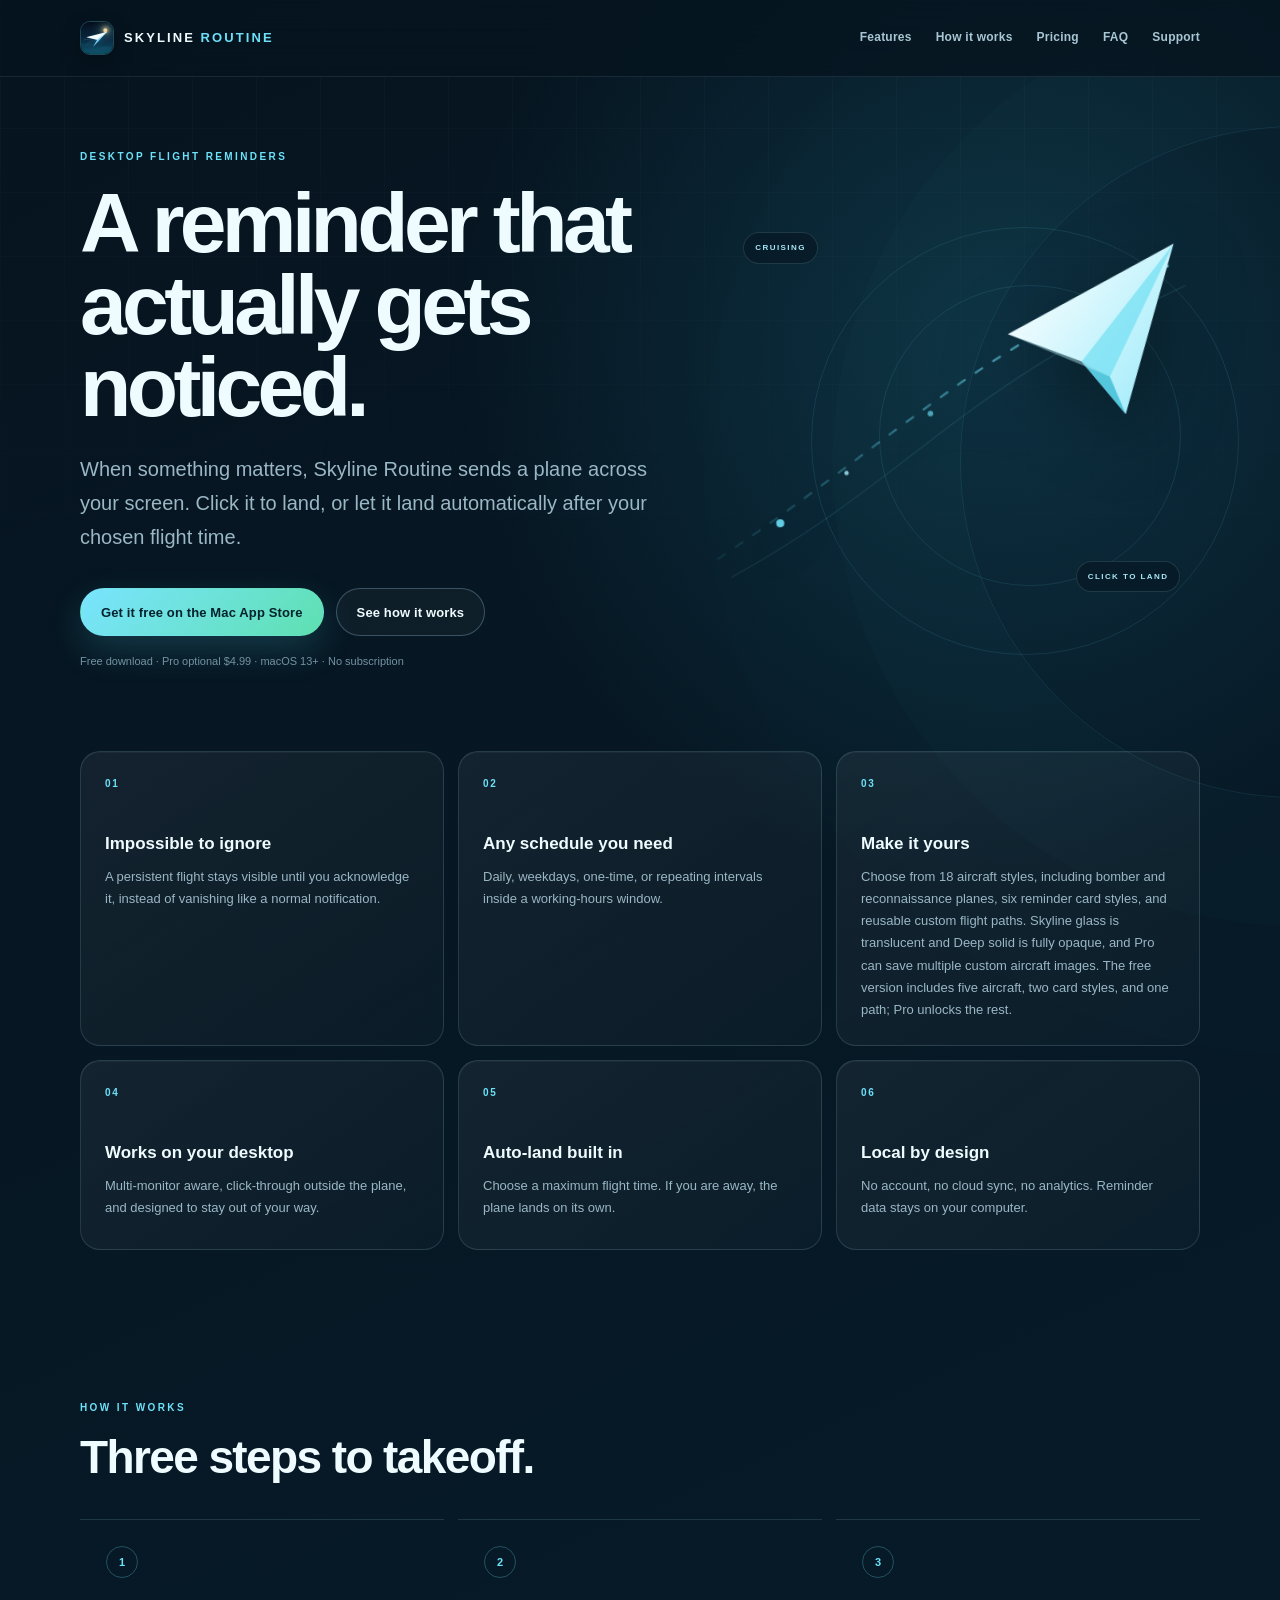
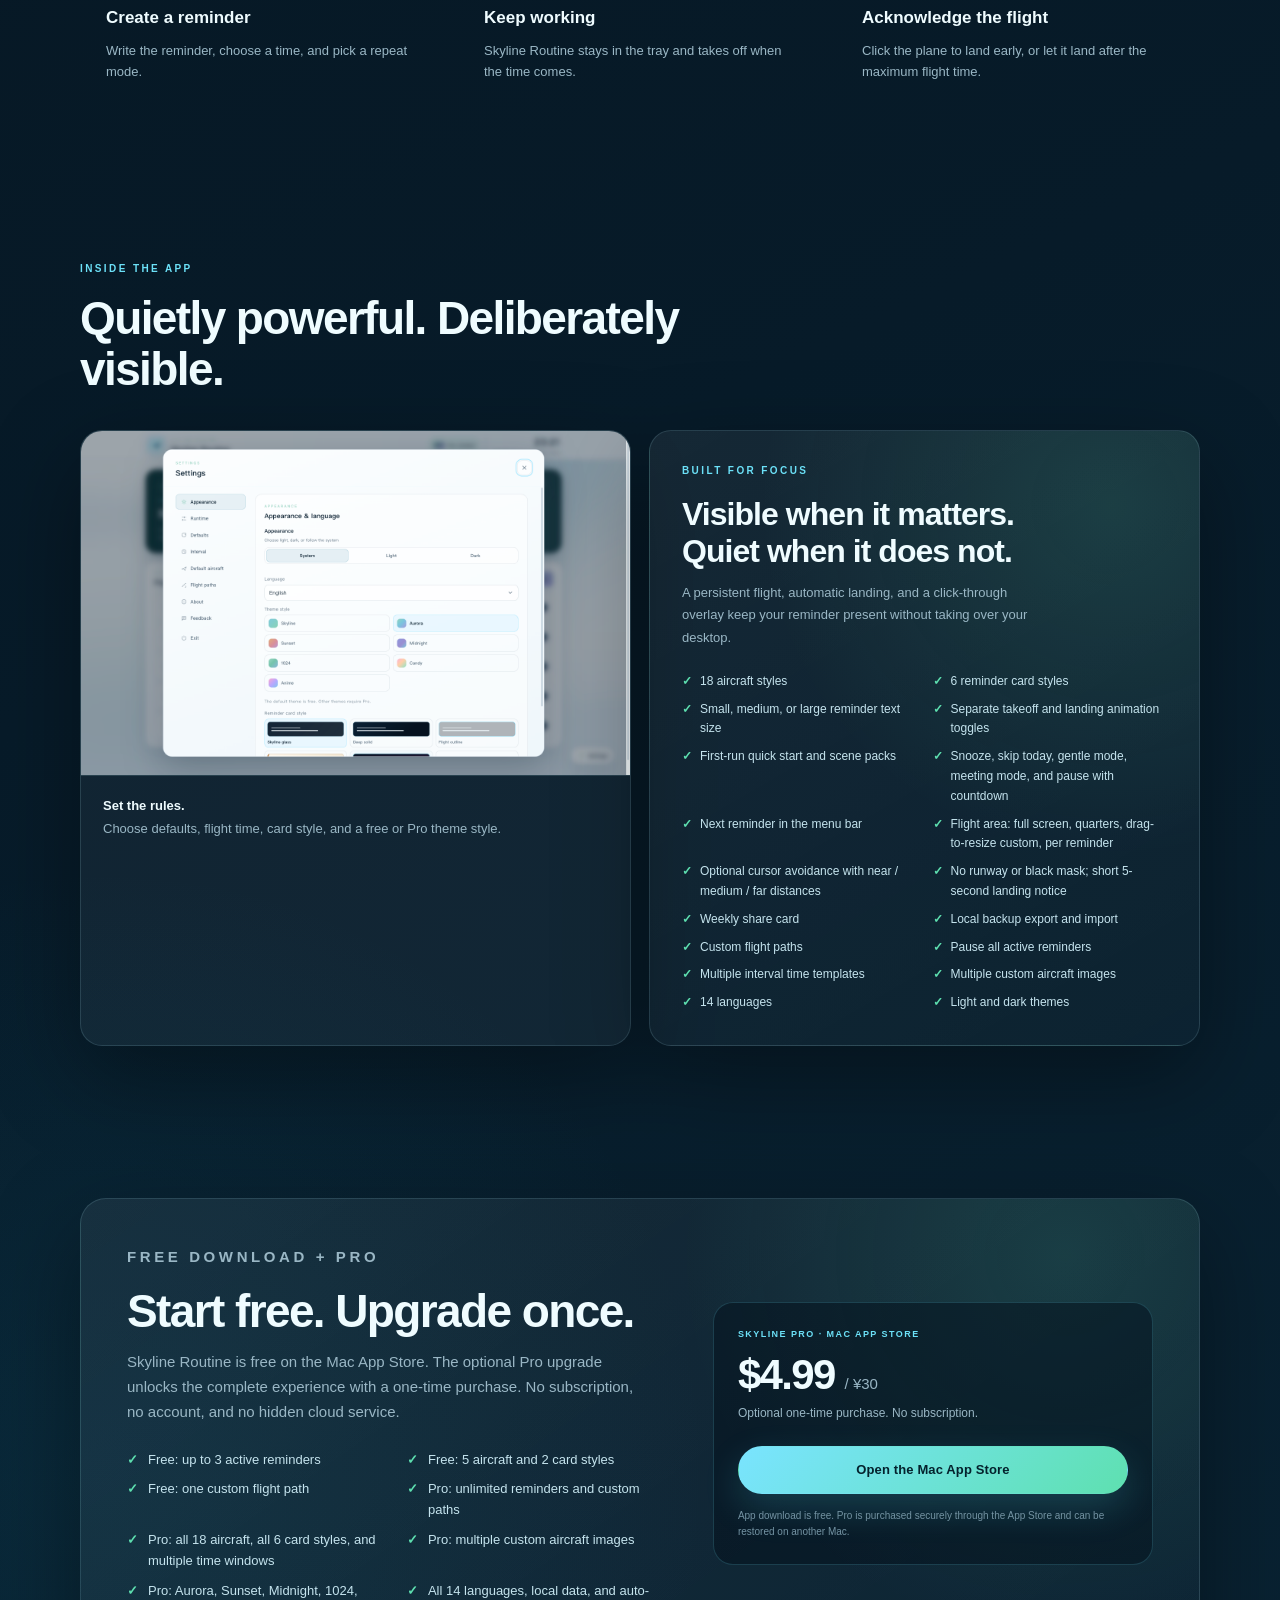
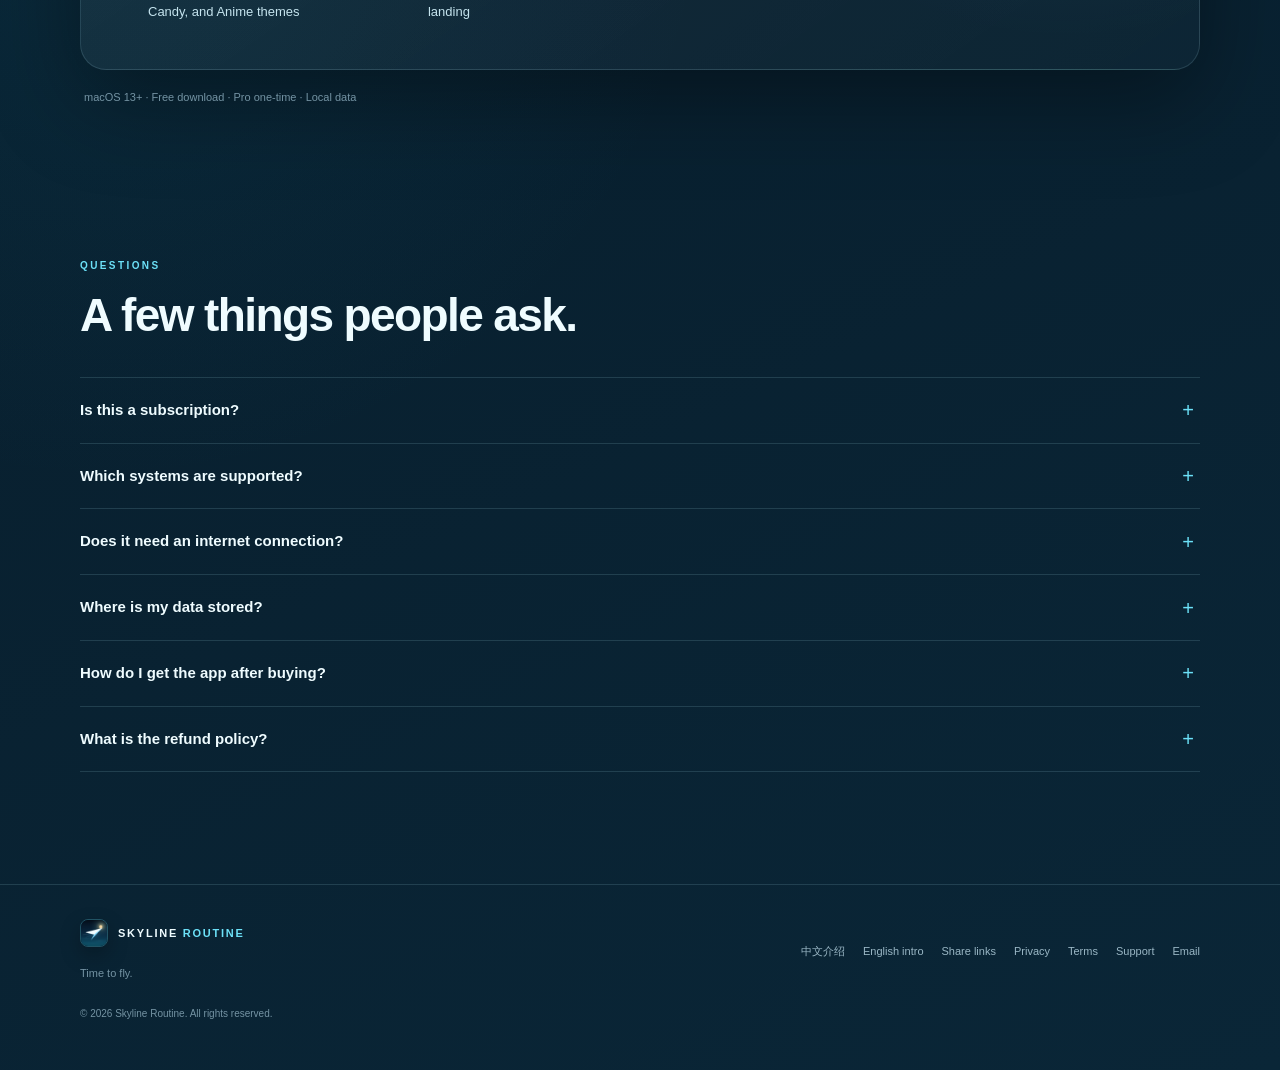
<file: index.html>
<!doctype html>
<html lang="en">
  <head>
    <meta charset="utf-8" />
    <meta name="viewport" content="width=device-width, initial-scale=1" />
    <title>Skyline Routine — Desktop flight reminders</title>
    <meta
      name="description"
      content="A desktop reminder that sends a plane across your screen until you acknowledge it. Free on the Mac App Store, with an optional one-time Pro upgrade. No account, no cloud."
    />
    <meta property="og:title" content="Skyline Routine — Desktop flight reminders" />
    <meta
      property="og:description"
      content="A reminder that actually gets noticed. Free download, optional Pro, local data."
    />
    <meta property="og:type" content="website" />
    <meta property="og:image" content="assets/icon.png" />
    <link rel="icon" href="assets/icon.png" />
    <link rel="stylesheet" href="styles.css" />
  </head>
  <body>
    <div class="site-glow" aria-hidden="true"></div>

    <header class="site-header">
      <div class="wrap header-inner">
        <a class="brand" href="index.html" aria-label="Skyline Routine home">
          <img src="assets/icon.png" alt="" width="34" height="34" />
          <span>SKYLINE <b>ROUTINE</b></span>
        </a>

        <button class="menu-toggle" type="button" aria-expanded="false" aria-controls="site-nav">
          Menu
        </button>

        <nav class="site-nav" id="site-nav" aria-label="Main navigation">
          <a href="#features">Features</a>
          <a href="#how">How it works</a>
          <a href="#pricing">Pricing</a>
          <a href="#faq">FAQ</a>
          <a href="support.html">Support</a>
        </nav>
      </div>
    </header>

    <main>
      <section class="hero wrap">
        <div class="hero-copy">
          <p class="eyebrow">DESKTOP FLIGHT REMINDERS</p>
          <h1>A reminder that actually gets noticed.</h1>
          <p class="lead">
            When something matters, Skyline Routine sends a plane across your screen.
            Click it to land, or let it land automatically after your chosen flight time.
          </p>

          <div class="hero-actions">
            <a class="btn btn-primary" data-appstore href="#pricing">Get it free on the Mac App Store</a>
            <a class="btn btn-ghost" href="#how">See how it works</a>
          </div>

          <p class="small-note">Free download · Pro optional $4.99 · macOS 13+ · No subscription</p>
        </div>

        <div class="hero-visual" aria-hidden="true">
          <div class="orbit orbit-one"></div>
          <div class="orbit orbit-two"></div>
          <svg class="hero-plane" viewBox="0 0 520 430" fill="none">
            <defs>
              <linearGradient id="plane-fill" x1="310" y1="100" x2="466" y2="235" gradientUnits="userSpaceOnUse">
                <stop stop-color="#ffffff" />
                <stop offset="1" stop-color="#9cebfa" />
              </linearGradient>
              <linearGradient id="trail" x1="18" y1="346" x2="492" y2="84" gradientUnits="userSpaceOnUse">
                <stop stop-color="#53d7f2" stop-opacity=".08" />
                <stop offset="1" stop-color="#7debff" stop-opacity=".8" />
              </linearGradient>
            </defs>
            <path
              d="M18 346C106 296 170 250 250 201C314 161 383 126 492 84"
              stroke="url(#trail)"
              stroke-width="2.2"
              stroke-linecap="round"
              stroke-dasharray="8 13"
            />
            <path d="M30 365C130 319 190 273 268 223C338 178 405 145 499 108" stroke="rgba(125,235,255,.12)" />
            <path d="M320 144L490 66L431 231L391 176L320 144Z" fill="url(#plane-fill)" />
            <path d="M391 176L490 66L418 193L391 176Z" fill="#66ddf3" fill-opacity=".62" />
            <path d="M391 176L431 231L418 193L391 176Z" fill="#2ab5d1" fill-opacity=".7" />
            <path d="M391 176L320 144L418 193L391 176Z" fill="#bff6ff" fill-opacity=".42" />
            <circle cx="82" cy="315" r="4" fill="#6ce1f8" fill-opacity=".9" />
            <circle cx="151" cy="270" r="2.2" fill="#a9eeff" fill-opacity=".8" />
            <circle cx="238" cy="217" r="2.8" fill="#6ce1f8" fill-opacity=".65" />
          </svg>
          <span class="hero-chip chip-one">CRUISING</span>
          <span class="hero-chip chip-two">CLICK TO LAND</span>
        </div>
      </section>

      <section class="feature-grid wrap" id="features">
        <article class="feature-card">
          <span class="feature-number">01</span>
          <h2>Impossible to ignore</h2>
          <p>A persistent flight stays visible until you acknowledge it, instead of vanishing like a normal notification.</p>
        </article>
        <article class="feature-card">
          <span class="feature-number">02</span>
          <h2>Any schedule you need</h2>
          <p>Daily, weekdays, one-time, or repeating intervals inside a working-hours window.</p>
        </article>
        <article class="feature-card">
          <span class="feature-number">03</span>
          <h2>Make it yours</h2>
          <p>Choose from 18 aircraft styles, including bomber and reconnaissance planes, six reminder card styles, and reusable custom flight paths. Skyline glass is translucent and Deep solid is fully opaque, and Pro can save multiple custom aircraft images. The free version includes five aircraft, two card styles, and one path; Pro unlocks the rest.</p>
        </article>
        <article class="feature-card">
          <span class="feature-number">04</span>
          <h2>Works on your desktop</h2>
          <p>Multi-monitor aware, click-through outside the plane, and designed to stay out of your way.</p>
        </article>
        <article class="feature-card">
          <span class="feature-number">05</span>
          <h2>Auto-land built in</h2>
          <p>Choose a maximum flight time. If you are away, the plane lands on its own.</p>
        </article>
        <article class="feature-card">
          <span class="feature-number">06</span>
          <h2>Local by design</h2>
          <p>No account, no cloud sync, no analytics. Reminder data stays on your computer.</p>
        </article>
      </section>

      <section class="section wrap" id="how">
        <div class="section-heading">
          <p class="eyebrow">HOW IT WORKS</p>
          <h2>Three steps to takeoff.</h2>
        </div>
        <div class="steps">
          <div class="step">
            <span>1</span>
            <h3>Create a reminder</h3>
            <p>Write the reminder, choose a time, and pick a repeat mode.</p>
          </div>
          <div class="step">
            <span>2</span>
            <h3>Keep working</h3>
            <p>Skyline Routine stays in the tray and takes off when the time comes.</p>
          </div>
          <div class="step">
            <span>3</span>
            <h3>Acknowledge the flight</h3>
            <p>Click the plane to land early, or let it land after the maximum flight time.</p>
          </div>
        </div>
      </section>

      <section class="section wrap" id="screens">
        <div class="section-heading">
          <p class="eyebrow">INSIDE THE APP</p>
          <h2>Quietly powerful. Deliberately visible.</h2>
        </div>
        <div class="screens">
          <figure class="screen-card">
            <img src="assets/settings.png" alt="Skyline Routine settings with flight time and Pro theme options" loading="eager" />
            <figcaption>
              <strong>Set the rules.</strong>
              Choose defaults, flight time, card style, and a free or Pro theme style.
            </figcaption>
          </figure>
          <aside class="screen-card screen-note">
            <div class="screen-note-inner">
              <p class="eyebrow">BUILT FOR FOCUS</p>
              <h3>Visible when it matters.<br />Quiet when it does not.</h3>
              <p>
                A persistent flight, automatic landing, and a click-through overlay
                keep your reminder present without taking over your desktop.
              </p>
              <ul class="mini-list">
                <li>18 aircraft styles</li>
                <li>6 reminder card styles</li>
                <li>Small, medium, or large reminder text size</li>
                <li>Separate takeoff and landing animation toggles</li>
                <li>First-run quick start and scene packs</li>
                <li>Snooze, skip today, gentle mode, meeting mode, and pause with countdown</li>
                <li>Next reminder in the menu bar</li>
                <li>Flight area: full screen, quarters, drag-to-resize custom, per reminder</li>
                <li>Optional cursor avoidance with near / medium / far distances</li>
                <li>No runway or black mask; short 5-second landing notice</li>
                <li>Weekly share card</li>
                <li>Local backup export and import</li>
                <li>Custom flight paths</li>
                <li>Pause all active reminders</li>
                <li>Multiple interval time templates</li>
                <li>Multiple custom aircraft images</li>
                <li>14 languages</li>
                <li>Light and dark themes</li>
              </ul>
            </div>
          </aside>
        </div>
      </section>

      <section class="section wrap" id="pricing">
        <div class="pricing-shell">
          <div class="pricing-copy">
            <p class="eyebrow">FREE DOWNLOAD + PRO</p>
            <h2>Start free. Upgrade once.</h2>
            <p>
              Skyline Routine is free on the Mac App Store. The optional Pro upgrade
              unlocks the complete experience with a one-time purchase. No subscription,
              no account, and no hidden cloud service.
            </p>
            <ul class="check-list">
              <li>Free: up to 3 active reminders</li>
              <li>Free: 5 aircraft and 2 card styles</li>
              <li>Free: one custom flight path</li>
              <li>Pro: unlimited reminders and custom paths</li>
              <li>Pro: all 18 aircraft, all 6 card styles, and multiple time windows</li>
              <li>Pro: multiple custom aircraft images</li>
              <li>Pro: Aurora, Sunset, Midnight, 1024, Candy, and Anime themes</li>
              <li>All 14 languages, local data, and auto-landing</li>
            </ul>
          </div>
          <div class="price-card">
            <p class="price-label">SKYLINE PRO · MAC APP STORE</p>
            <div class="price">$4.99 <span>/ ¥30</span></div>
            <p class="price-note">Optional one-time purchase. No subscription.</p>
            <a class="btn btn-primary btn-wide" data-appstore href="#pricing">Open the Mac App Store</a>
            <p class="price-fine">
              App download is free. Pro is purchased securely through the App Store and
              can be restored on another Mac.
            </p>
          </div>
        </div>
        <p class="store-note">
          macOS 13+ · Free download · Pro one-time · Local data
        </p>
      </section>

      <section class="section wrap" id="faq">
        <div class="section-heading">
          <p class="eyebrow">QUESTIONS</p>
          <h2>A few things people ask.</h2>
        </div>
        <div class="faq-list">
          <details>
            <summary>Is this a subscription?</summary>
            <p>No. Skyline Routine is free to download and Pro is a one-time purchase.</p>
          </details>
          <details>
            <summary>Which systems are supported?</summary>
            <p>macOS 13 or later on the Mac App Store. The Windows version is not currently available for download.</p>
          </details>
          <details>
            <summary>Does it need an internet connection?</summary>
            <p>No. Reminders are stored locally and the app works offline. An internet connection is only needed for the initial purchase.</p>
          </details>
          <details>
            <summary>Where is my data stored?</summary>
            <p>Reminder content and settings are stored on your computer. We do not operate a cloud account system or upload reminder data.</p>
          </details>
          <details>
            <summary>How do I get the app after buying?</summary>
            <p>Download Skyline Routine free from the Mac App Store. Open Settings → Skyline Pro to purchase the optional one-time upgrade.</p>
          </details>
          <details>
            <summary>What is the refund policy?</summary>
            <p>Mac App Store purchases and refunds are handled by Apple. See our <a href="terms.html">terms</a> for details.</p>
          </details>
        </div>
      </section>
    </main>

    <footer class="site-footer">
      <div class="wrap footer-grid">
        <div>
          <a class="brand footer-brand" href="index.html">
            <img src="assets/icon.png" alt="" width="28" height="28" />
            <span>SKYLINE <b>ROUTINE</b></span>
          </a>
          <p class="footer-copy">Time to fly.</p>
        </div>
        <div class="footer-links">
          <a href="zh.html">中文介绍</a>
          <a href="en.html">English intro</a>
          <a href="links.html">Share links</a>
          <a href="privacy.html">Privacy</a>
          <a href="terms.html">Terms</a>
          <a href="support.html">Support</a>
          <a href="mailto:runningswiftui@gmail.com">Email</a>
        </div>
        <p class="copyright">© <span data-year>2026</span> Skyline Routine. All rights reserved.</p>
      </div>
    </footer>

    <script src="site.js"></script>
  </body>
</html>
</file>
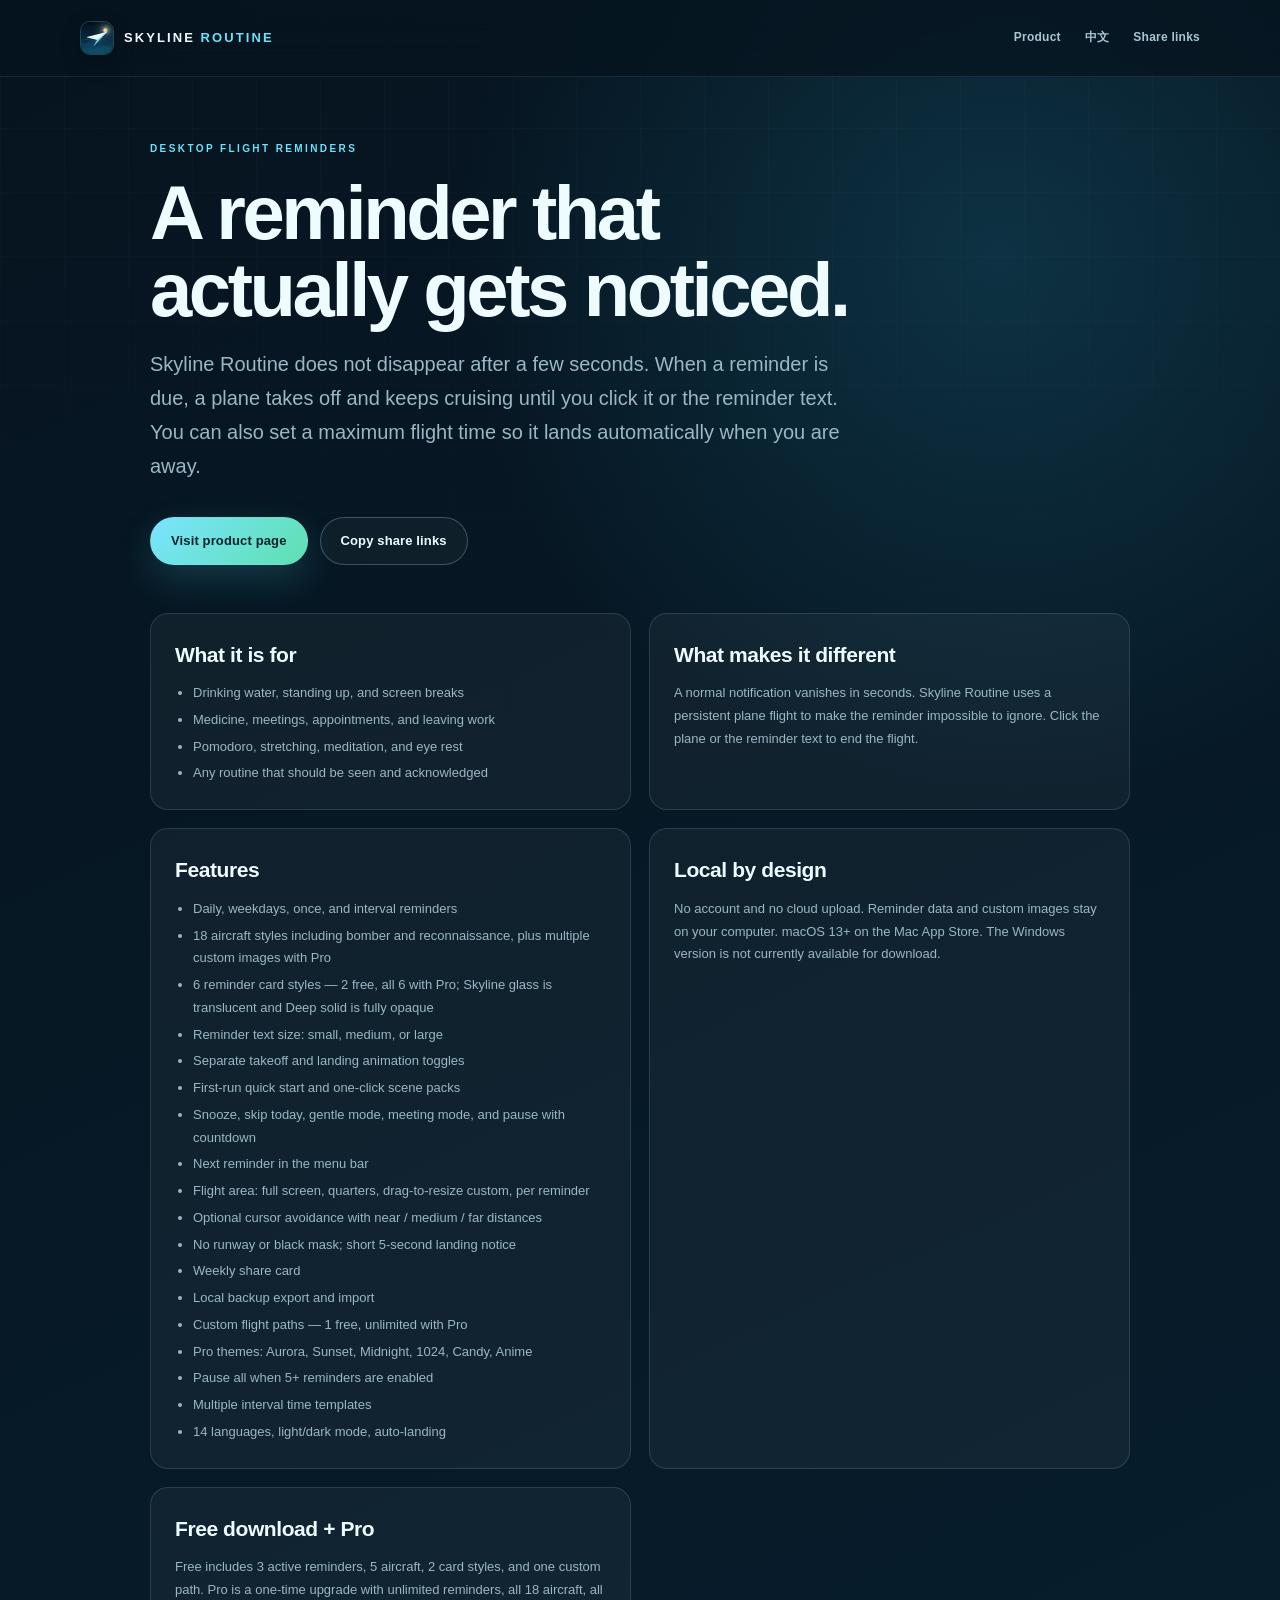
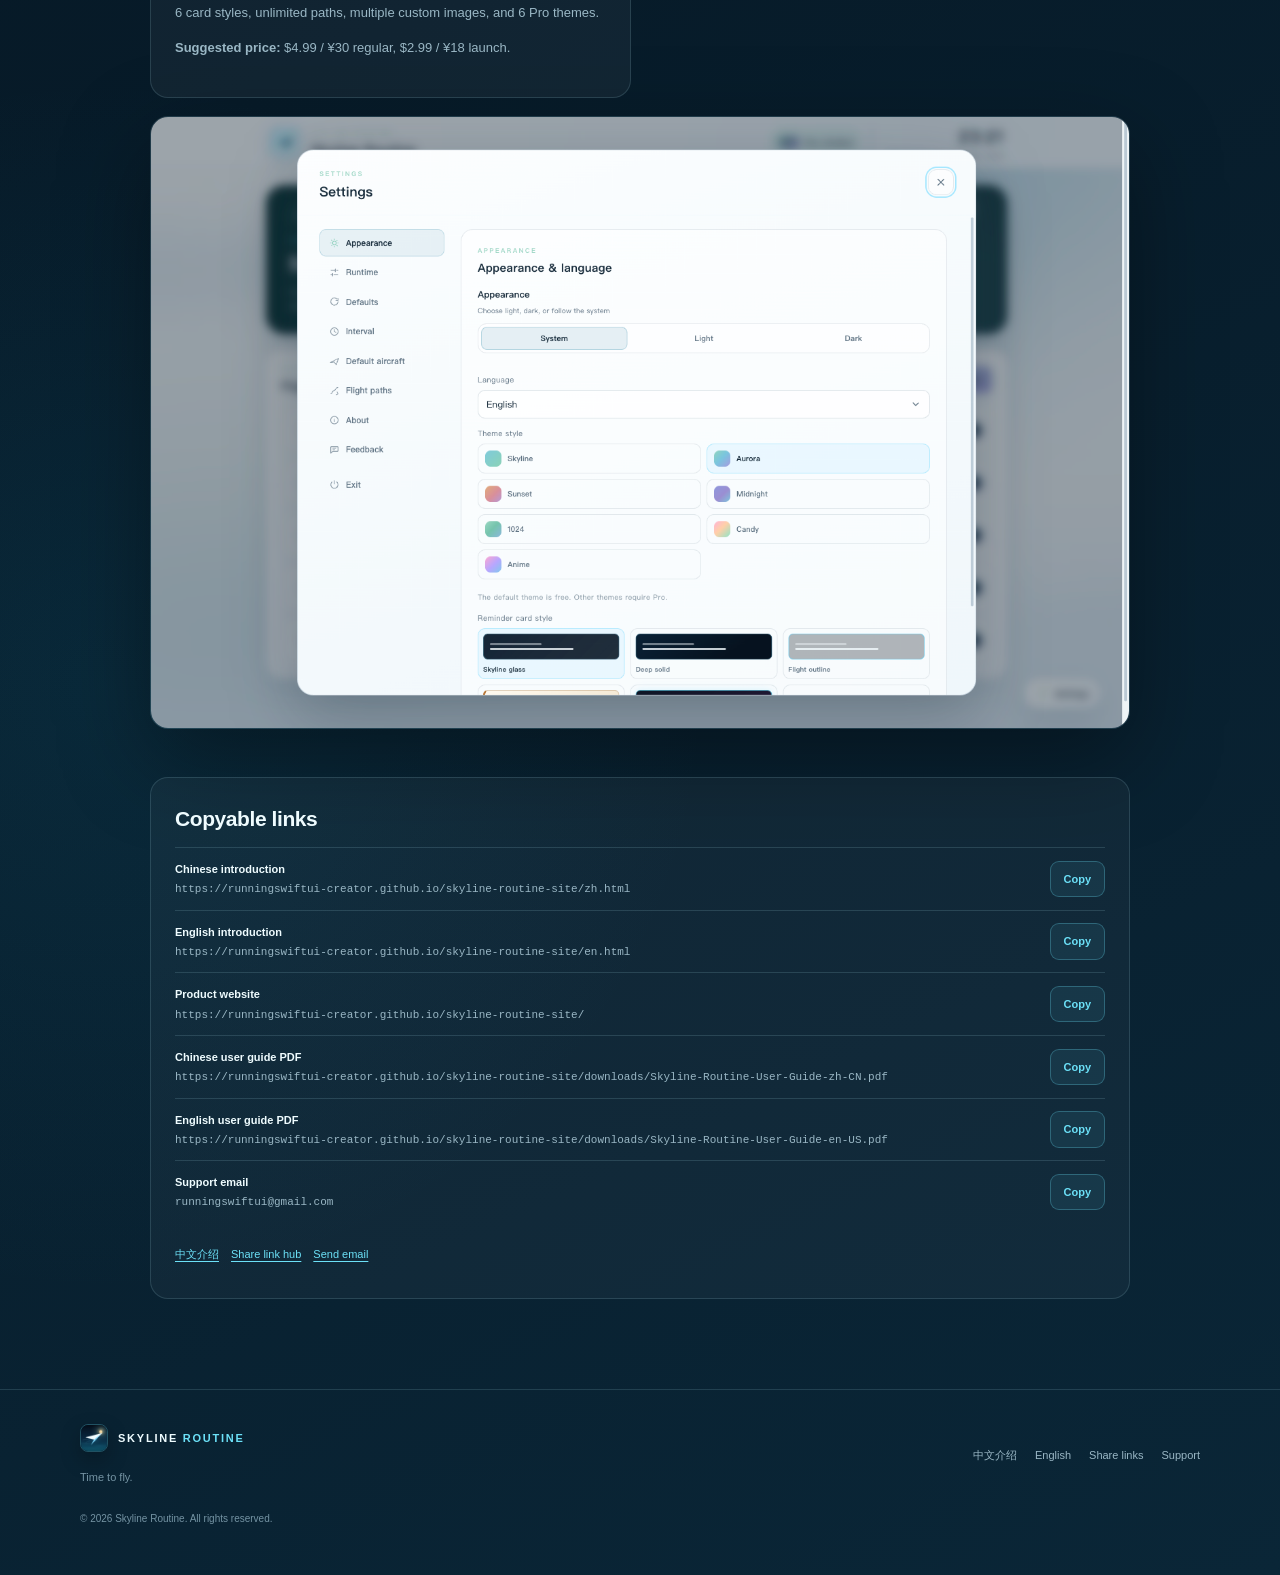
<file: en.html>
<!doctype html>
<html lang="en">
  <head>
    <meta charset="utf-8" />
    <meta name="viewport" content="width=device-width, initial-scale=1" />
    <title>Skyline Routine — Desktop flight reminders</title>
    <meta
      name="description"
      content="Skyline Routine is a desktop flight reminder: when a reminder is due, a plane takes off and keeps cruising until you acknowledge it."
    />
    <link rel="icon" href="assets/icon.png" />
    <link rel="stylesheet" href="styles.css" />
    <link rel="stylesheet" href="share.css" />
  </head>
  <body>
    <header class="site-header">
      <div class="wrap header-inner">
        <a class="brand" href="index.html">
          <img src="assets/icon.png" alt="" width="34" height="34" />
          <span>SKYLINE <b>ROUTINE</b></span>
        </a>
        <nav class="site-nav" aria-label="Page navigation">
          <a href="index.html">Product</a>
          <a href="zh.html">中文</a>
          <a href="links.html">Share links</a>
        </nav>
      </div>
    </header>

    <main class="wrap intro-page">
      <section class="intro-hero">
        <p class="eyebrow">DESKTOP FLIGHT REMINDERS</p>
        <h1>A reminder that<br />actually gets noticed.</h1>
        <p class="lead">
          Skyline Routine does not disappear after a few seconds. When a reminder is due,
          a plane takes off and keeps cruising until you click it or the reminder text.
          You can also set a maximum flight time so it lands automatically when you are away.
        </p>
        <div class="hero-actions">
          <a class="btn btn-primary" href="index.html">Visit product page</a>
          <a class="btn btn-ghost" href="links.html">Copy share links</a>
        </div>
      </section>

      <div class="intro-grid">
        <section class="intro-card">
          <h2>What it is for</h2>
          <ul>
            <li>Drinking water, standing up, and screen breaks</li>
            <li>Medicine, meetings, appointments, and leaving work</li>
            <li>Pomodoro, stretching, meditation, and eye rest</li>
            <li>Any routine that should be seen and acknowledged</li>
          </ul>
        </section>
        <section class="intro-card">
          <h2>What makes it different</h2>
          <p>
            A normal notification vanishes in seconds. Skyline Routine uses a persistent
            plane flight to make the reminder impossible to ignore. Click the plane or
            the reminder text to end the flight.
          </p>
        </section>
        <section class="intro-card">
          <h2>Features</h2>
          <ul>
            <li>Daily, weekdays, once, and interval reminders</li>
            <li>18 aircraft styles including bomber and reconnaissance, plus multiple custom images with Pro</li>
            <li>6 reminder card styles — 2 free, all 6 with Pro; Skyline glass is translucent and Deep solid is fully opaque</li>
            <li>Reminder text size: small, medium, or large</li>
            <li>Separate takeoff and landing animation toggles</li>
            <li>First-run quick start and one-click scene packs</li>
            <li>Snooze, skip today, gentle mode, meeting mode, and pause with countdown</li>
            <li>Next reminder in the menu bar</li>
            <li>Flight area: full screen, quarters, drag-to-resize custom, per reminder</li>
            <li>Optional cursor avoidance with near / medium / far distances</li>
            <li>No runway or black mask; short 5-second landing notice</li>
            <li>Weekly share card</li>
            <li>Local backup export and import</li>
            <li>Custom flight paths — 1 free, unlimited with Pro</li>
            <li>Pro themes: Aurora, Sunset, Midnight, 1024, Candy, Anime</li>
            <li>Pause all when 5+ reminders are enabled</li>
            <li>Multiple interval time templates</li>
            <li>14 languages, light/dark mode, auto-landing</li>
          </ul>
        </section>
        <section class="intro-card">
          <h2>Local by design</h2>
          <p>
            No account and no cloud upload. Reminder data and custom images stay on your
            computer. macOS 13+ on the Mac App Store. The Windows version is not currently
            available for download.
          </p>
        </section>
        <section class="intro-card">
          <h2>Free download + Pro</h2>
          <p>
            Free includes 3 active reminders, 5 aircraft, 2 card styles, and one custom path.
            Pro is a one-time upgrade with unlimited reminders, all 18 aircraft, all 6 card
            styles, unlimited paths, multiple custom images, and 6 Pro themes.
          </p>
          <p><strong>Suggested price:</strong> $4.99 / ¥30 regular, $2.99 / ¥18 launch.</p>
        </section>
      </div>

      <div class="intro-shot">
        <img src="assets/settings.png" alt="Skyline Routine settings and theme options" loading="lazy" />
      </div>

      <section class="link-section">
        <h2>Copyable links</h2>
        <div class="copy-row">
          <div>
            <span class="copy-label">Chinese introduction</span>
            <span class="copy-url">https://runningswiftui-creator.github.io/skyline-routine-site/zh.html</span>
          </div>
          <button class="copy-btn" type="button" data-copy="https://runningswiftui-creator.github.io/skyline-routine-site/zh.html" data-copied="Copied">Copy</button>
        </div>
        <div class="copy-row">
          <div>
            <span class="copy-label">English introduction</span>
            <span class="copy-url">https://runningswiftui-creator.github.io/skyline-routine-site/en.html</span>
          </div>
          <button class="copy-btn" type="button" data-copy="https://runningswiftui-creator.github.io/skyline-routine-site/en.html" data-copied="Copied">Copy</button>
        </div>
        <div class="copy-row">
          <div>
            <span class="copy-label">Product website</span>
            <span class="copy-url">https://runningswiftui-creator.github.io/skyline-routine-site/</span>
          </div>
          <button class="copy-btn" type="button" data-copy="https://runningswiftui-creator.github.io/skyline-routine-site/" data-copied="Copied">Copy</button>
        </div>
        <div class="copy-row">
          <div>
            <span class="copy-label">Chinese user guide PDF</span>
            <span class="copy-url">https://runningswiftui-creator.github.io/skyline-routine-site/downloads/Skyline-Routine-User-Guide-zh-CN.pdf</span>
          </div>
          <button class="copy-btn" type="button" data-copy="https://runningswiftui-creator.github.io/skyline-routine-site/downloads/Skyline-Routine-User-Guide-zh-CN.pdf" data-copied="Copied">Copy</button>
        </div>
        <div class="copy-row">
          <div>
            <span class="copy-label">English user guide PDF</span>
            <span class="copy-url">https://runningswiftui-creator.github.io/skyline-routine-site/downloads/Skyline-Routine-User-Guide-en-US.pdf</span>
          </div>
          <button class="copy-btn" type="button" data-copy="https://runningswiftui-creator.github.io/skyline-routine-site/downloads/Skyline-Routine-User-Guide-en-US.pdf" data-copied="Copied">Copy</button>
        </div>
        <div class="copy-row">
          <div>
            <span class="copy-label">Support email</span>
            <span class="copy-url">runningswiftui@gmail.com</span>
          </div>
          <button class="copy-btn" type="button" data-copy="runningswiftui@gmail.com" data-copied="Copied">Copy</button>
        </div>
        <p class="link-language">
          <a href="zh.html">中文介绍</a>
          <a href="links.html">Share link hub</a>
          <a href="mailto:runningswiftui@gmail.com">Send email</a>
        </p>
      </section>
    </main>

    <footer class="site-footer">
      <div class="wrap footer-grid">
        <div>
          <a class="brand footer-brand" href="index.html">
            <img src="assets/icon.png" alt="" width="28" height="28" />
            <span>SKYLINE <b>ROUTINE</b></span>
          </a>
          <p class="footer-copy">Time to fly.</p>
        </div>
        <div class="footer-links">
          <a href="zh.html">中文介绍</a>
          <a href="en.html">English</a>
          <a href="links.html">Share links</a>
          <a href="mailto:runningswiftui@gmail.com">Support</a>
        </div>
        <p class="copyright">© <span data-year>2026</span> Skyline Routine. All rights reserved.</p>
      </div>
    </footer>
    <script src="copy-links.js"></script>
    <script src="site.js"></script>
  </body>
</html>
</file>
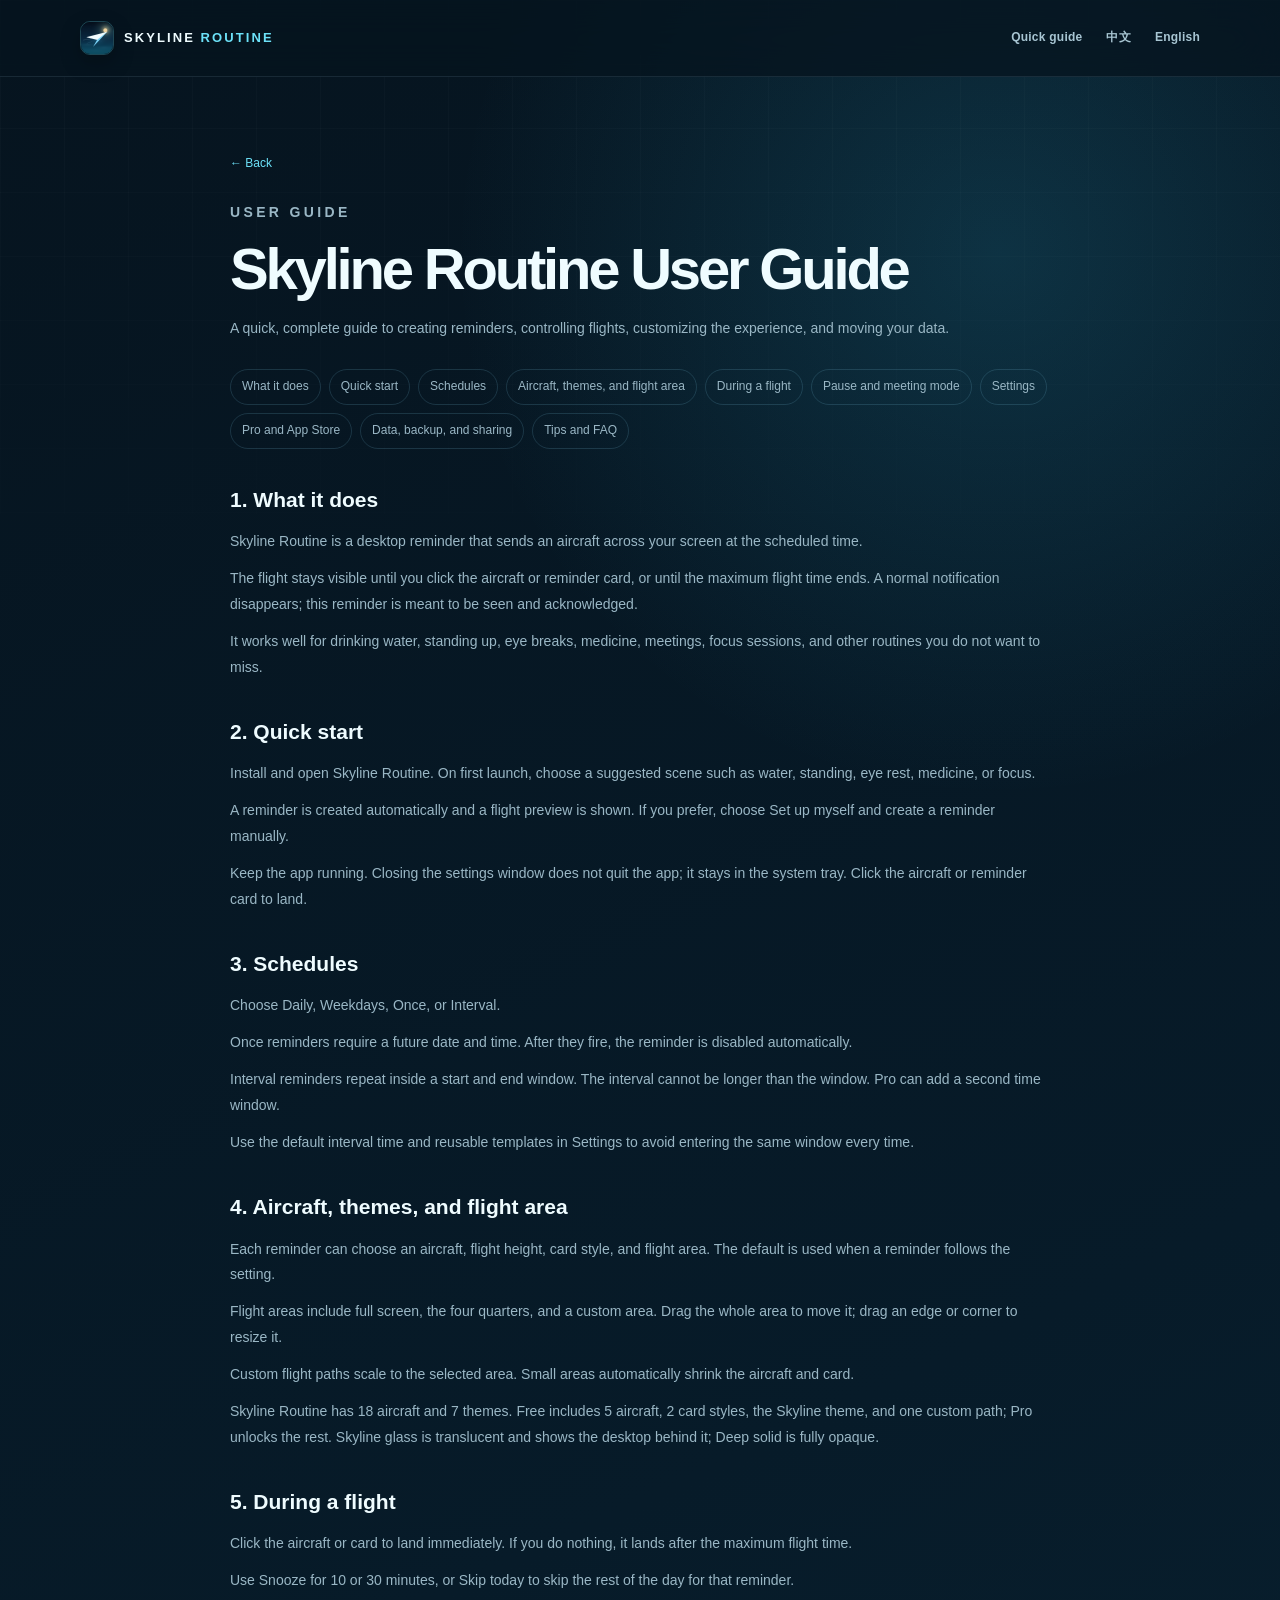
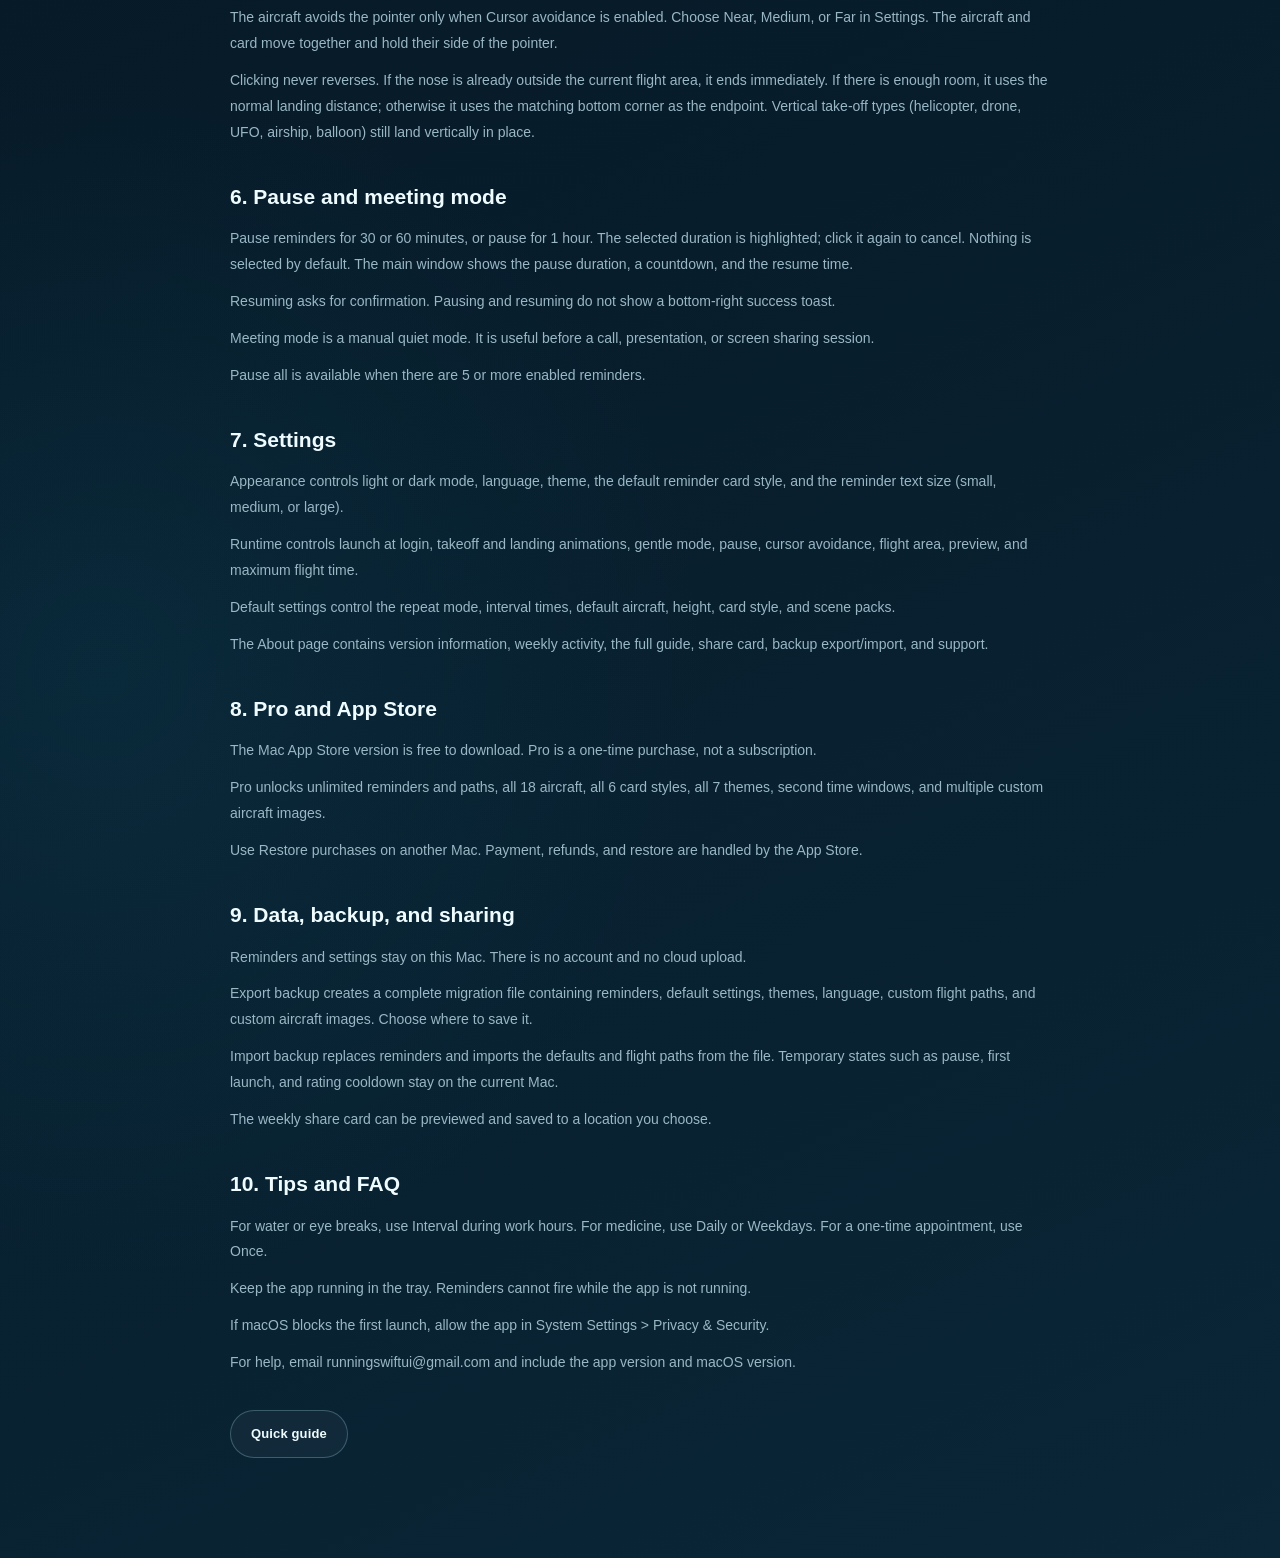
<file: guide.html>
<!doctype html>
<html lang="en">
  <head>
    <meta charset="utf-8" />
    <meta name="viewport" content="width=device-width, initial-scale=1" />
    <title>User Guide — Skyline Routine</title>
    <meta name="description" content="Skyline Routine complete user guide." />
    <link rel="icon" href="assets/icon.png" />
    <link rel="stylesheet" href="styles.css" />
    <style>
      .guide-wrap { max-width: 820px; }
      .guide-intro { color: var(--muted); font-size: 18px; line-height: 1.8; }
      .guide-toc { display: flex; flex-wrap: wrap; gap: 8px; margin: 28px 0 34px; }
      .guide-toc a { padding: 7px 11px; border: 1px solid rgba(120,195,220,.18); border-radius: 999px; color: var(--muted); text-decoration: none; font-size: 12px; }
      .guide-toc a:hover { border-color: rgba(120,220,240,.45); color: var(--text); }
      .guide-section { margin: 0 0 34px; scroll-margin-top: 100px; }
      .guide-section h2 { margin: 0 0 12px; font-size: 21px; }
      .guide-section p { margin: 0 0 11px; color: var(--muted); line-height: 1.85; }
      .guide-section ul { margin: 0 0 12px; padding-left: 20px; color: var(--muted); line-height: 1.85; }
      .guide-section li { margin-bottom: 6px; }
      .guide-back { margin-top: 30px; }
    </style>
  </head>
  <body>
    <header class="site-header">
      <div class="wrap header-inner">
        <a class="brand" href="index.html"><img src="assets/icon.png" alt="" width="34" height="34" /><span>SKYLINE <b>ROUTINE</b></span></a>
        <nav class="site-nav" aria-label="Guide navigation">
          <a id="guideHelp" href="help.html">Quick guide</a>
          <a href="zh.html">中文</a>
          <a href="en.html">English</a>
        </nav>
      </div>
    </header>
    <main class="wrap legal-page guide-wrap">
      <a class="back-link" id="guideBack" href="help.html">← Back</a>
      <p class="eyebrow">USER GUIDE</p>
      <h1 id="guideTitle">Skyline Routine User Guide</h1>
      <p class="guide-intro" id="guideIntro"></p>
      <nav class="guide-toc" id="guideToc"></nav>
      <div id="guideSections"></div>
      <div class="guide-back"><a class="btn btn-ghost" id="guideHelp2" href="help.html">Quick guide</a></div>
    </main>
    <script src="guide-data.js"></script>
    <script>
      const params = new URLSearchParams(location.search);
      const requested = params.get('lang') || navigator.language || 'en-US';
      const guideKeys = Object.keys(window.SKYLINE_GUIDE);
      const guideKey = guideKeys.find((key) => key.toLowerCase() === requested.toLowerCase()) || guideKeys.find((key) => key.split('-')[0] === requested.split('-')[0]) || 'en-US';
      const data = window.SKYLINE_GUIDE[guideKey];
      document.documentElement.lang = guideKey;
      document.documentElement.dir = guideKey === 'ar-SA' ? 'rtl' : 'ltr';
      document.title = data.title + ' — Skyline Routine';
      document.getElementById('guideTitle').textContent = data.title;
      document.getElementById('guideIntro').textContent = data.intro;
      const langQuery = '?lang=' + encodeURIComponent(requested);
      document.getElementById('guideBack').href = 'help.html' + langQuery;
      document.getElementById('guideHelp').href = 'help.html' + langQuery;
      document.getElementById('guideHelp2').href = 'help.html' + langQuery;
      document.getElementById('guideToc').innerHTML = data.sections.map(([heading], i) =>
        '<a href="#section-' + i + '">' + heading.replace(/^\d+\.\s*/, '') + '</a>'
      ).join('');
      document.getElementById('guideSections').innerHTML = data.sections.map(([heading, paragraphs], i) =>
        '<section class="guide-section" id="section-' + i + '"><h2>' + heading + '</h2>' +
        paragraphs.map((p) => '<p>' + p + '</p>').join('') + '</section>'
      ).join('');
    </script>
    <script src="site.js"></script>
  </body>
</html>
</file>
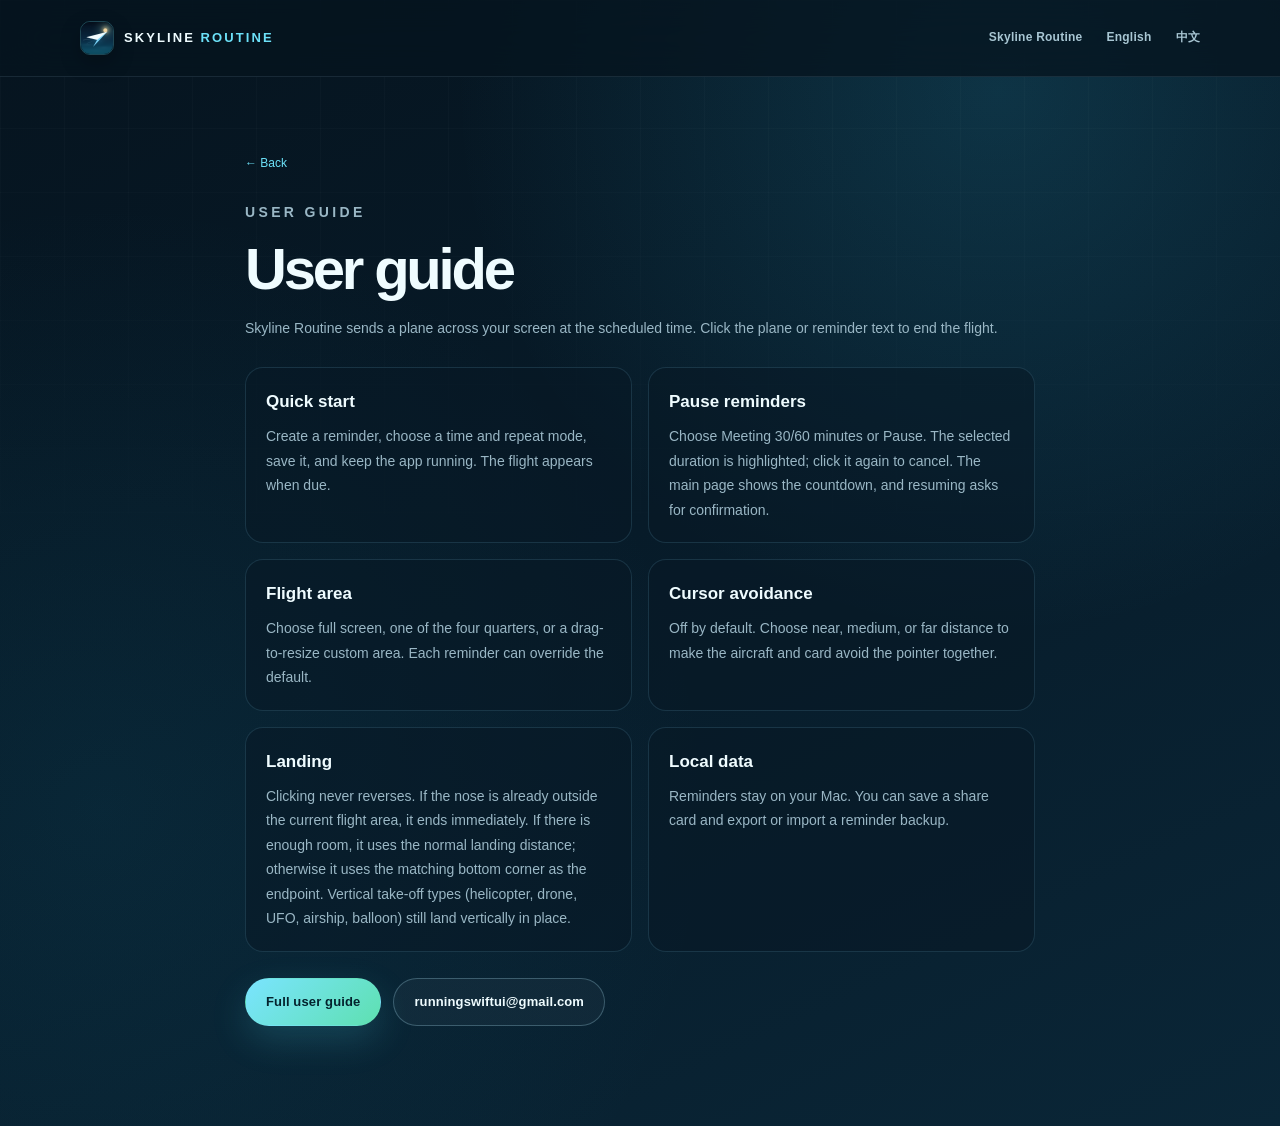
<file: help.html>
<!doctype html>
<html lang="en">
  <head>
    <meta charset="utf-8" />
    <meta name="viewport" content="width=device-width, initial-scale=1" />
    <title>User Guide — Skyline Routine</title>
    <meta name="description" content="Skyline Routine quick user guide." />
    <link rel="icon" href="assets/icon.png" />
    <link rel="stylesheet" href="styles.css" />
    <style>
      .help-grid { display: grid; grid-template-columns: repeat(2, minmax(0, 1fr)); gap: 16px; margin-top: 26px; }
      .help-card { padding: 20px; border: 1px solid rgba(120, 195, 220, .16); border-radius: 18px; background: rgba(8, 24, 38, .55); }
      .help-card h2 { margin: 0 0 8px; font-size: 17px; }
      .help-card p { margin: 0; color: var(--muted); line-height: 1.75; }
      .help-footer { display: flex; flex-wrap: wrap; gap: 12px; margin-top: 26px; }
      @media (max-width: 640px) { .help-grid { grid-template-columns: 1fr; } }
    </style>
  </head>
  <body>
    <header class="site-header">
      <div class="wrap header-inner">
        <a class="brand" href="index.html"><img src="assets/icon.png" alt="" width="34" height="34" /><span>SKYLINE <b>ROUTINE</b></span></a>
        <nav class="site-nav" aria-label="Help navigation">
          <a href="index.html">Skyline Routine</a>
          <a href="en.html">English</a>
          <a href="zh.html">中文</a>
        </nav>
      </div>
    </header>
    <main class="wrap legal-page">
      <a class="back-link" id="helpBack" href="index.html">← Back</a>
      <p class="eyebrow">USER GUIDE</p>
      <h1 id="helpTitle">使用指南</h1>
      <p id="helpIntro"></p>
      <div class="help-grid" id="helpGrid"></div>
      <div class="help-footer">
        <a class="btn btn-primary" id="helpGuide" href="downloads/Skyline-Routine-User-Guide-en-US.pdf"></a>
        <a class="btn btn-ghost" href="mailto:runningswiftui@gmail.com">runningswiftui@gmail.com</a>
      </div>
    </main>
    <script>
      const HELP = {
  "zh-CN": {
    "title": "使用指南",
    "intro": "Skyline Routine 会在设定时间让飞机起飞并持续巡航，点击飞机或提醒内容即可结束。",
    "back": "返回",
    "guide": "完整使用说明",
    "cards": [
      [
        "快速开始",
        "新建提醒，填写内容和时间，保存后保持应用运行。到点后飞机会出现在屏幕上。"
      ],
      [
        "暂停提醒",
        "选择会议 30/60 分钟或暂停提醒。选中的时段会高亮；再次点击同一时段可取消。首页显示倒计时，恢复前需要确认。"
      ],
      [
        "飞行区域",
        "可选择全屏、四个四分之一区域或拖动自定义区域；每条提醒也可以单独覆盖。"
      ],
      [
        "鼠标避让",
        "默认关闭。开启后可选择近、中、远距离，飞机和卡片会整体避让鼠标。"
      ],
      [
        "降落",
        "点击后飞机不会反向。机头已在当前飞行区域外时立即结束；距离足够时按正常进近距离降落，距离不足时以对应侧下角为终点。 直升机、无人机、飞碟、飞艇和热气球等垂直起降机型仍在原地垂直降落。"
      ],
      [
        "本地数据",
        "提醒只保存在本机。可以保存分享卡片，也可以导出/导入提醒备份。"
      ]
    ]
  },
  "zh-TW": {
    "title": "使用指南",
    "intro": "Skyline Routine 會在設定時間讓飛機起飛並持續巡航，點擊飛機或提醒內容即可結束。",
    "back": "返回",
    "guide": "完整使用說明",
    "cards": [
      [
        "快速開始",
        "新增提醒，填寫內容和時間，儲存後保持應用程式執行。到時飛機會出現在螢幕上。"
      ],
      [
        "暫停提醒",
        "選擇會議 30/60 分鐘或暫停提醒。選取的時段會醒目顯示；再次點擊同一時段可取消。首頁顯示倒數，恢復前需要確認。"
      ],
      [
        "飛行區域",
        "可選擇全螢幕、四個四分之一區域或拖動自訂區域；每條提醒也可以單獨覆寫。"
      ],
      [
        "滑鼠避讓",
        "預設關閉。開啟後可選擇近、中、遠距離，飛機和卡片會整體避讓滑鼠。"
      ],
      [
        "降落",
        "點擊後飛機不會反向。機頭已在目前飛行區域外時立即結束；距離足夠時按正常進近距離降落，距離不足時以對應側下角為終點。 直升機、無人機、飛碟、飛艇和熱氣球等垂直起降機型仍在原地垂直降落。"
      ],
      [
        "本機資料",
        "提醒只保存在本機。可以儲存分享卡片，也可以匯出/匯入提醒備份。"
      ]
    ]
  },
  "en-US": {
    "title": "User guide",
    "intro": "Skyline Routine sends a plane across your screen at the scheduled time. Click the plane or reminder text to end the flight.",
    "back": "Back",
    "guide": "Full user guide",
    "cards": [
      [
        "Quick start",
        "Create a reminder, choose a time and repeat mode, save it, and keep the app running. The flight appears when due."
      ],
      [
        "Pause reminders",
        "Choose Meeting 30/60 minutes or Pause. The selected duration is highlighted; click it again to cancel. The main page shows the countdown, and resuming asks for confirmation."
      ],
      [
        "Flight area",
        "Choose full screen, one of the four quarters, or a drag-to-resize custom area. Each reminder can override the default."
      ],
      [
        "Cursor avoidance",
        "Off by default. Choose near, medium, or far distance to make the aircraft and card avoid the pointer together."
      ],
      [
        "Landing",
        "Clicking never reverses. If the nose is already outside the current flight area, it ends immediately. If there is enough room, it uses the normal landing distance; otherwise it uses the matching bottom corner as the endpoint. Vertical take-off types (helicopter, drone, UFO, airship, balloon) still land vertically in place."
      ],
      [
        "Local data",
        "Reminders stay on your Mac. You can save a share card and export or import a reminder backup."
      ]
    ]
  },
  "ja-JP": {
    "title": "使い方",
    "intro": "Skyline Routine は設定した時刻に飛行機を飛ばし、クリックするまで画面上を巡航します。",
    "back": "戻る",
    "guide": "詳しい使い方",
    "cards": [
      [
        "クイックスタート",
        "リマインダーを作成し、時刻と繰り返しを設定して保存します。アプリは起動したままにしてください。"
      ],
      [
        "一時停止",
        "会議 30/60 分または一時停止を選択します。選択中の時間は強調表示され、もう一度クリックすると解除されます。メイン画面にカウントダウンが表示され、再開時に確認します。"
      ],
      [
        "飛行エリア",
        "全画面、4分割、ドラッグで調整するカスタムエリアから選べます。リマインダーごとの設定も可能です。"
      ],
      [
        "カーソル回避",
        "初期設定はオフです。近・中・遠の距離を選ぶと、飛行機とカードが一緒にカーソルを避けます。"
      ],
      [
        "降落",
        "クリックしても引き返しません。機首が現在の飛行領域の外にある場合は即座に終了します。距離が十分なら通常の着陸距離で着陸し、足りない場合は対応する下隅を終点にします。 ヘリコプター、ドローン、UFO、飛行船、気球などの垂直離着陸タイプは、引き続きその場で垂直に着陸します。"
      ],
      [
        "ローカルデータ",
        "リマインダーは Mac 内に保存されます。共有カードの保存、バックアップの書き出し・読み込みができます。"
      ]
    ]
  },
  "ko-KR": {
    "title": "사용 방법",
    "intro": "Skyline Routine은 설정한 시간에 비행기를 띄우고, 클릭할 때까지 화면을 순항합니다.",
    "back": "뒤로",
    "guide": "전체 사용 설명서",
    "cards": [
      [
        "빠른 시작",
        "알림을 만들고 시간과 반복을 설정한 뒤 저장하세요. 앱은 실행 상태로 두세요."
      ],
      [
        "알림 일시정지",
        "회의 30/60분 또는 일시 중지를 선택합니다. 선택한 기간이 강조 표시됩니다. 취소하려면 다시 클릭하세요. 메인 페이지에는 카운트다운이 표시되고 재개 시 확인 메시지가 표시됩니다."
      ],
      [
        "비행 영역",
        "전체 화면, 4분할, 드래그로 조정하는 사용자 영역을 선택할 수 있습니다. 알림별로 설정할 수도 있습니다."
      ],
      [
        "커서 회피",
        "기본값은 꺼짐입니다. 가까움/보통/멀리를 선택하면 비행기와 카드가 함께 커서를 피합니다."
      ],
      [
        "降落",
        "클릭해도 되돌릴 수 없습니다. 기수가 이미 현재 비행 영역을 벗어나면 즉시 종료됩니다. 공간이 충분하면 일반 착륙 거리를 사용합니다. 그렇지 않으면 일치하는 하단 모서리를 끝점으로 사용합니다. 수직 이륙 유형(헬리콥터, 드론, UFO, 비행선, 풍선)은 여전히 ​​수직으로 제자리에 착륙합니다."
      ],
      [
        "로컬 데이터",
        "알림은 Mac에만 저장됩니다. 공유 카드를 저장하고 알림 백업을 내보내거나 가져올 수 있습니다."
      ]
    ]
  },
  "es-ES": {
    "title": "Guía de uso",
    "intro": "Skyline Routine hace despegar un avión a la hora programada y lo mantiene en vuelo hasta que lo confirmes.",
    "back": "Volver",
    "guide": "Guía completa",
    "cards": [
      [
        "Inicio rápido",
        "Crea un recordatorio, elige hora y repetición, guárdalo y mantén la app abierta. El vuelo aparecerá a su hora."
      ],
      [
        "Pausar recordatorios",
        "Elija Reunión de 30/60 minutos o Pausa. La duración seleccionada está resaltada; haga clic en él nuevamente para cancelar. La página principal muestra la cuenta regresiva y la reanudación solicita confirmación."
      ],
      [
        "Zona de vuelo",
        "Elige pantalla completa, uno de los cuatro cuartos o una zona personalizada arrastrable. Cada recordatorio puede cambiarla."
      ],
      [
        "Evitar el cursor",
        "Desactivado por defecto. Elige cerca, medio o lejos para que el avión y la tarjeta eviten juntos el puntero."
      ],
      [
        "Aterrizaje",
        "Al hacer clic nunca se invierte. Si el morro ya está fuera del área de vuelo actual, finaliza inmediatamente. Si hay suficiente espacio, utiliza la distancia de aterrizaje normal; de lo contrario, utiliza la esquina inferior correspondiente como punto final. Los tipos de despegue vertical (helicóptero, dron, OVNI, dirigible, globo) siguen aterrizando verticalmente en su lugar."
      ],
      [
        "Datos locales",
        "Los recordatorios se guardan en tu Mac. Puedes guardar una tarjeta para compartir y exportar o importar una copia."
      ]
    ]
  },
  "fr-FR": {
    "title": "Guide d’utilisation",
    "intro": "Skyline Routine fait décoller un avion à l’heure prévue et le fait voler jusqu’à votre confirmation.",
    "back": "Retour",
    "guide": "Guide complet",
    "cards": [
      [
        "Démarrage rapide",
        "Créez un rappel, choisissez l’heure et la répétition, enregistrez-le et gardez l’app ouverte. Le vol apparaîtra à l’heure."
      ],
      [
        "Mettre en pause",
        "Choisissez Réunion 30/60 minutes ou Pause. La durée sélectionnée est mise en surbrillance ; cliquez à nouveau dessus pour annuler. La page principale affiche le compte à rebours et la reprise demande une confirmation."
      ],
      [
        "Zone de vol",
        "Choisissez l’écran complet, un des quatre quarts ou une zone personnalisée à redimensionner. Chaque rappel peut la remplacer."
      ],
      [
        "Éviter le curseur",
        "Désactivé par défaut. Choisissez près, moyen ou loin pour que l’avion et la carte évitent ensemble le pointeur."
      ],
      [
        "降落",
        "Cliquer ne s’inverse jamais. Si le nez est déjà en dehors de la zone de vol actuelle, il se termine immédiatement. S’il y a suffisamment d’espace, il utilise la distance d’atterrissage normale ; sinon, il utilise le coin inférieur correspondant comme point de terminaison. Les types à décollage vertical (hélicoptère, drone, OVNI, dirigeable, ballon) atterrissent toujours verticalement sur place."
      ],
      [
        "Données locales",
        "Les rappels restent sur votre Mac. Vous pouvez enregistrer une carte de partage et exporter ou importer une sauvegarde."
      ]
    ]
  },
  "de-DE": {
    "title": "Anleitung",
    "intro": "Skyline Routine lässt ein Flugzeug zur geplanten Zeit starten und fliegt weiter, bis du es bestätigst.",
    "back": "Zurück",
    "guide": "Vollständige Anleitung",
    "cards": [
      [
        "Schnellstart",
        "Erstelle eine Erinnerung, wähle Zeit und Wiederholung, speichere sie und lasse die App laufen. Der Flug erscheint zur richtigen Zeit."
      ],
      [
        "Erinnerungen pausieren",
        "Wählen Sie „Besprechung 30/60 Minuten“ oder „Pause“. Die ausgewählte Dauer wird hervorgehoben; Klicken Sie erneut darauf, um den Vorgang abzubrechen. Auf der Hauptseite wird der Countdown angezeigt und beim Fortsetzen wird um eine Bestätigung gebeten."
      ],
      [
        "Flugbereich",
        "Wähle Vollbild, ein Viertel oder einen ziehbaren eigenen Bereich. Jede Erinnerung kann den Standard überschreiben."
      ],
      [
        "Cursor ausweichen",
        "Standardmäßig aus. Wähle nah, mittel oder weit, damit Flugzeug und Karte gemeinsam dem Zeiger ausweichen."
      ],
      [
        "Landung",
        "Durch Klicken wird niemals umgekehrt. Befindet sich die Nase bereits außerhalb des aktuellen Flugbereichs, endet sie sofort. Wenn genügend Platz vorhanden ist, wird die normale Landestrecke verwendet; andernfalls wird die entsprechende untere Ecke als Endpunkt verwendet. Senkrechtstarter (Hubschrauber, Drohne, UFO, Luftschiff, Ballon) landen immer noch senkrecht auf der Stelle."
      ],
      [
        "Lokale Daten",
        "Erinnerungen bleiben auf deinem Mac. Du kannst eine Teilen-Karte speichern und eine Sicherung exportieren oder importieren."
      ]
    ]
  },
  "it-IT": {
    "title": "Guida all’uso",
    "intro": "Skyline Routine fa decollare un aereo all’orario scelto e lo mantiene in volo finché non lo confermi.",
    "back": "Indietro",
    "guide": "Guida completa",
    "cards": [
      [
        "Avvio rapido",
        "Crea un promemoria, scegli orario e ripetizione, salvalo e lascia l’app aperta. Il volo appare all’orario previsto."
      ],
      [
        "Sospendere i promemoria",
        "Scegli Riunione 30/60 minuti o Pausa. La durata selezionata viene evidenziata; fare nuovamente clic per annullare. La pagina principale mostra il conto alla rovescia e la ripresa richiede conferma."
      ],
      [
        "Area di volo",
        "Scegli schermo intero, un quarto o un’area personalizzata ridimensionabile. Ogni promemoria può sovrascriverla."
      ],
      [
        "Evita il cursore",
        "Disattivato per impostazione predefinita. Scegli vicino, medio o lontano per far evitare insieme aereo e scheda il puntatore."
      ],
      [
        "Atterraggio",
        "Facendo clic non si inverte mai. Se il muso è già fuori dall’attuale area di volo, termina immediatamente. Se c’è abbastanza spazio, utilizza la normale distanza di atterraggio; altrimenti utilizza l’angolo inferiore corrispondente come punto finale. I tipi di decollo verticale (elicottero, drone, UFO, dirigibile, pallone) atterrano ancora verticalmente sul posto."
      ],
      [
        "Dati locali",
        "I promemoria restano sul Mac. Puoi salvare una scheda da condividere ed esportare o importare un backup."
      ]
    ]
  },
  "nl-NL": {
    "title": "Gebruikershandleiding",
    "intro": "Skyline Routine laat op de ingestelde tijd een vliegtuig opstijgen en blijft vliegen tot je bevestigt.",
    "back": "Terug",
    "guide": "Volledige handleiding",
    "cards": [
      [
        "Snel starten",
        "Maak een herinnering, kies tijd en herhaling, sla op en laat de app draaien. Het vliegtuig verschijnt op tijd."
      ],
      [
        "Herinneringen pauzeren",
        "Kies Vergadering 30/60 minuten of Pauze. De geselecteerde duur is gemarkeerd; klik er nogmaals op om te annuleren. De hoofdpagina toont het aftellen en bij het hervatten wordt om bevestiging gevraagd."
      ],
      [
        "Vlieggebied",
        "Kies volledig scherm, een kwart of een sleepbaar eigen gebied. Elke herinnering kan de standaard overschrijven."
      ],
      [
        "Cursor ontwijken",
        "Standaard uit. Kies dichtbij, gemiddeld of ver om vliegtuig en kaart samen de cursor te laten ontwijken."
      ],
      [
        "Landing",
        "Klikken keert nooit terug. Als de neus zich al buiten het huidige vlieggebied bevindt, eindigt deze onmiddellijk. Als er voldoende ruimte is, wordt de normale landingsafstand aangehouden; anders wordt de overeenkomende onderste hoek als eindpunt gebruikt. Verticale starttypes (helikopter, drone, UFO, luchtschip, ballon) landen nog steeds verticaal op hun plaats."
      ],
      [
        "Lokale gegevens",
        "Herinneringen blijven op je Mac. Je kunt een deelkaart opslaan en een back-up exporteren of importeren."
      ]
    ]
  },
  "sv-SE": {
    "title": "Användarguide",
    "intro": "Skyline Routine skickar upp ett flygplan vid vald tid och fortsätter flyga tills du bekräftar.",
    "back": "Tillbaka",
    "guide": "Fullständig guide",
    "cards": [
      [
        "Snabbstart",
        "Skapa en påminnelse, välj tid och upprepning, spara och låt appen köra. Flygplanet visas vid rätt tid."
      ],
      [
        "Pausa påminnelser",
        "Välj Möte 30/60 minuter eller Pausa. Den valda varaktigheten är markerad; klicka på den igen för att avbryta. Huvudsidan visar nedräkningen och återuppta ber om bekräftelse."
      ],
      [
        "Flygområde",
        "Välj helskärm, en fjärdedel eller ett eget område som du drar i. Varje påminnelse kan åsidosätta standarden."
      ],
      [
        "Undvik markören",
        "Av som standard. Välj nära, medel eller långt för att flygplan och kort tillsammans ska undvika pekaren."
      ],
      [
        "Landning",
        "Att klicka vänder aldrig. Om näsan redan är utanför det aktuella flygområdet slutar den omedelbart. Om det finns tillräckligt med utrymme använder den det normala landningsavståndet; annars använder den det matchande nedre hörnet som slutpunkt. Vertikala starttyper (helikopter, drönare, UFO, luftskepp, ballong) landar fortfarande vertikalt på plats."
      ],
      [
        "Lokal data",
        "Påminnelser stannar på din Mac. Du kan spara ett delningskort och exportera eller importera en säkerhetskopia."
      ]
    ]
  },
  "ru-RU": {
    "title": "Руководство пользователя",
    "intro": "Skyline Routine отправляет самолёт через экран в назначенное время. Нажмите на самолёт или текст напоминания, чтобы завершить полёт.",
    "back": "Назад",
    "guide": "Полное руководство",
    "cards": [
      [
        "Быстрый старт",
        "Создайте напоминание, выберите время и режим повтора, сохраните его и оставьте приложение запущенным. Когда придёт время, появится полёт."
      ],
      [
        "Пауза напоминаний",
        "Выберите «Встреча 30/60 минут» или «Пауза». Выбранная длительность подсвечивается; нажмите её снова, чтобы отменить. На главной странице виден обратный отсчёт, а возобновление запрашивает подтверждение."
      ],
      [
        "Зона полёта",
        "Выберите весь экран, одну из четырёх четвертей или свою зону, которую можно растянуть перетаскиванием. Каждое напоминание может переопределять значение по умолчанию."
      ],
      [
        "Избегание курсора",
        "По умолчанию выключено. Выберите близкое, среднее или далёкое расстояние, чтобы самолёт и карточка вместе избегали курсора."
      ],
      [
        "Посадка",
        "Нажатие никогда не разворачивает самолёт. Если нос уже за пределами текущей зоны полёта, полёт сразу завершается. Если места достаточно, используется обычная дистанция посадки; иначе конечной точкой становится соответствующий нижний угол. Типы с вертикальным взлётом (вертолёт, дрон, НЛО, дирижабль, воздушный шар) по-прежнему садятся вертикально на месте."
      ],
      [
        "Локальные данные",
        "Напоминания остаются на вашем Mac. Можно сохранить карточку для публикации и экспортировать или импортировать резервную копию напоминаний."
      ]
    ]
  },
  "vi-VN": {
    "title": "Hướng dẫn sử dụng",
    "intro": "Skyline Routine gửi một chiếc máy bay bay ngang màn hình vào thời điểm đã hẹn. Nhấp vào máy bay hoặc chữ nhắc nhở để kết thúc chuyến bay.",
    "back": "Quay lại",
    "guide": "Hướng dẫn đầy đủ",
    "cards": [
      [
        "Bắt đầu nhanh",
        "Tạo nhắc nhở, chọn thời gian và chế độ lặp, lưu lại và để ứng dụng chạy. Chuyến bay sẽ xuất hiện khi đến giờ."
      ],
      [
        "Tạm dừng nhắc nhở",
        "Chọn Họp 30/60 phút hoặc Tạm dừng. Thời lượng đã chọn được tô sáng; nhấp lại để hủy. Trang chính hiển thị đồng hồ đếm ngược, và tiếp tục sẽ yêu cầu xác nhận."
      ],
      [
        "Vùng bay",
        "Chọn toàn màn hình, một trong bốn phần tư hoặc vùng tùy chỉnh kéo để đổi kích thước. Mỗi nhắc nhở có thể ghi đè mặc định."
      ],
      [
        "Tránh con trỏ",
        "Mặc định tắt. Chọn khoảng cách gần, trung bình hoặc xa để máy bay và thẻ cùng tránh con trỏ."
      ],
      [
        "Hạ cánh",
        "Nhấp chuột không bao giờ đảo chiều. Nếu mũi máy bay đã ra ngoài vùng bay hiện tại, chuyến bay kết thúc ngay. Nếu đủ chỗ, máy bay dùng khoảng hạ cánh bình thường; nếu không, dùng góc dưới tương ứng làm điểm kết thúc. Các kiểu cất cánh thẳng đứng (trực thăng, drone, UFO, khinh khí cầu, khí cầu) vẫn hạ cánh thẳng đứng tại chỗ."
      ],
      [
        "Dữ liệu cục bộ",
        "Nhắc nhở được lưu trên Mac của bạn. Bạn có thể lưu thẻ chia sẻ và xuất hoặc nhập bản sao lưu nhắc nhở."
      ]
    ]
  },
  "ar-SA": {
    "title": "دليل المستخدم",
    "intro": "يرسل Skyline Routine طائرة عبر شاشتك في الوقت المحدد. انقر على الطائرة أو نص التذكير لإنهاء الرحلة.",
    "back": "رجوع",
    "guide": "الدليل الكامل",
    "cards": [
      [
        "البدء السريع",
        "أنشئ تذكيرًا واختر وقتًا ونمط تكرار واحفظه وأبقِ التطبيق قيد التشغيل. تظهر الرحلة عند حلول الموعد."
      ],
      [
        "إيقاف التذكيرات مؤقتًا",
        "اختر اجتماع 30/60 دقيقة أو إيقاف مؤقت. تُبرز المدة المحددة؛ انقر عليها مجددًا للإلغاء. تعرض الصفحة الرئيسية العد التنازلي، ويتطلب الاستئناف تأكيدًا."
      ],
      [
        "منطقة الطيران",
        "اختر الشاشة الكاملة أو أحد الأرباع الأربعة أو منطقة مخصصة تُغيّر حجمها بالسحب. يمكن لكل تذكير تجاوز الافتراضي."
      ],
      [
        "تجنب المؤشر",
        "متوقف افتراضيًا. اختر مسافة قريبة أو متوسطة أو بعيدة لجعل الطائرة والبطاقة تتجنبان المؤشر معًا."
      ],
      [
        "الهبوط",
        "النقر لا يعكس الاتجاه أبدًا. إذا كانت المقدمة خارج منطقة الطيران الحالية، تنتهي فورًا. وإذا توفرت مساحة كافية، تستخدم مسافة الهبوط المعتادة؛ وإلا تستخدم الزاوية السفلية المطابقة كنقطة نهاية. تظل أنواع الإقلاع العمودي (المروحية، الدرون، UFO، المنطاد، البالون) تهبط عموديًا في مكانها."
      ],
      [
        "بيانات محلية",
        "تبقى التذكيرات على الـMac. يمكنك حفظ بطاقة مشاركة وتصدير أو استيراد نسخة احتياطية للتذكيرات."
      ]
    ]
  }
};
      const params = new URLSearchParams(location.search);
      const requested = params.get('lang') || navigator.language || 'en-US';
      const helpKeys = Object.keys(HELP);
      const helpKey = helpKeys.find((key) => key.toLowerCase() === requested.toLowerCase()) || helpKeys.find((key) => key.split('-')[0] === requested.split('-')[0]) || 'en-US';
      const data = HELP[helpKey];
      document.documentElement.lang = helpKey;
      document.documentElement.dir = helpKey === 'ar-SA' ? 'rtl' : 'ltr';
      document.title = data.title + ' — Skyline Routine';
      document.getElementById('helpBack').textContent = '← ' + data.back;
      document.getElementById('helpTitle').textContent = data.title;
      document.getElementById('helpIntro').textContent = data.intro;
      document.getElementById('helpGuide').textContent = data.guide;
      document.getElementById('helpGuide').href = 'guide.html?lang=' + encodeURIComponent(helpKey);
      document.getElementById('helpGrid').innerHTML = data.cards.map(([title, body]) =>
        '<section class="help-card"><h2>' + title + '</h2><p>' + body + '</p></section>'
      ).join('');
    </script>
    <script src="site.js"></script>
  </body>
</html>
</file>
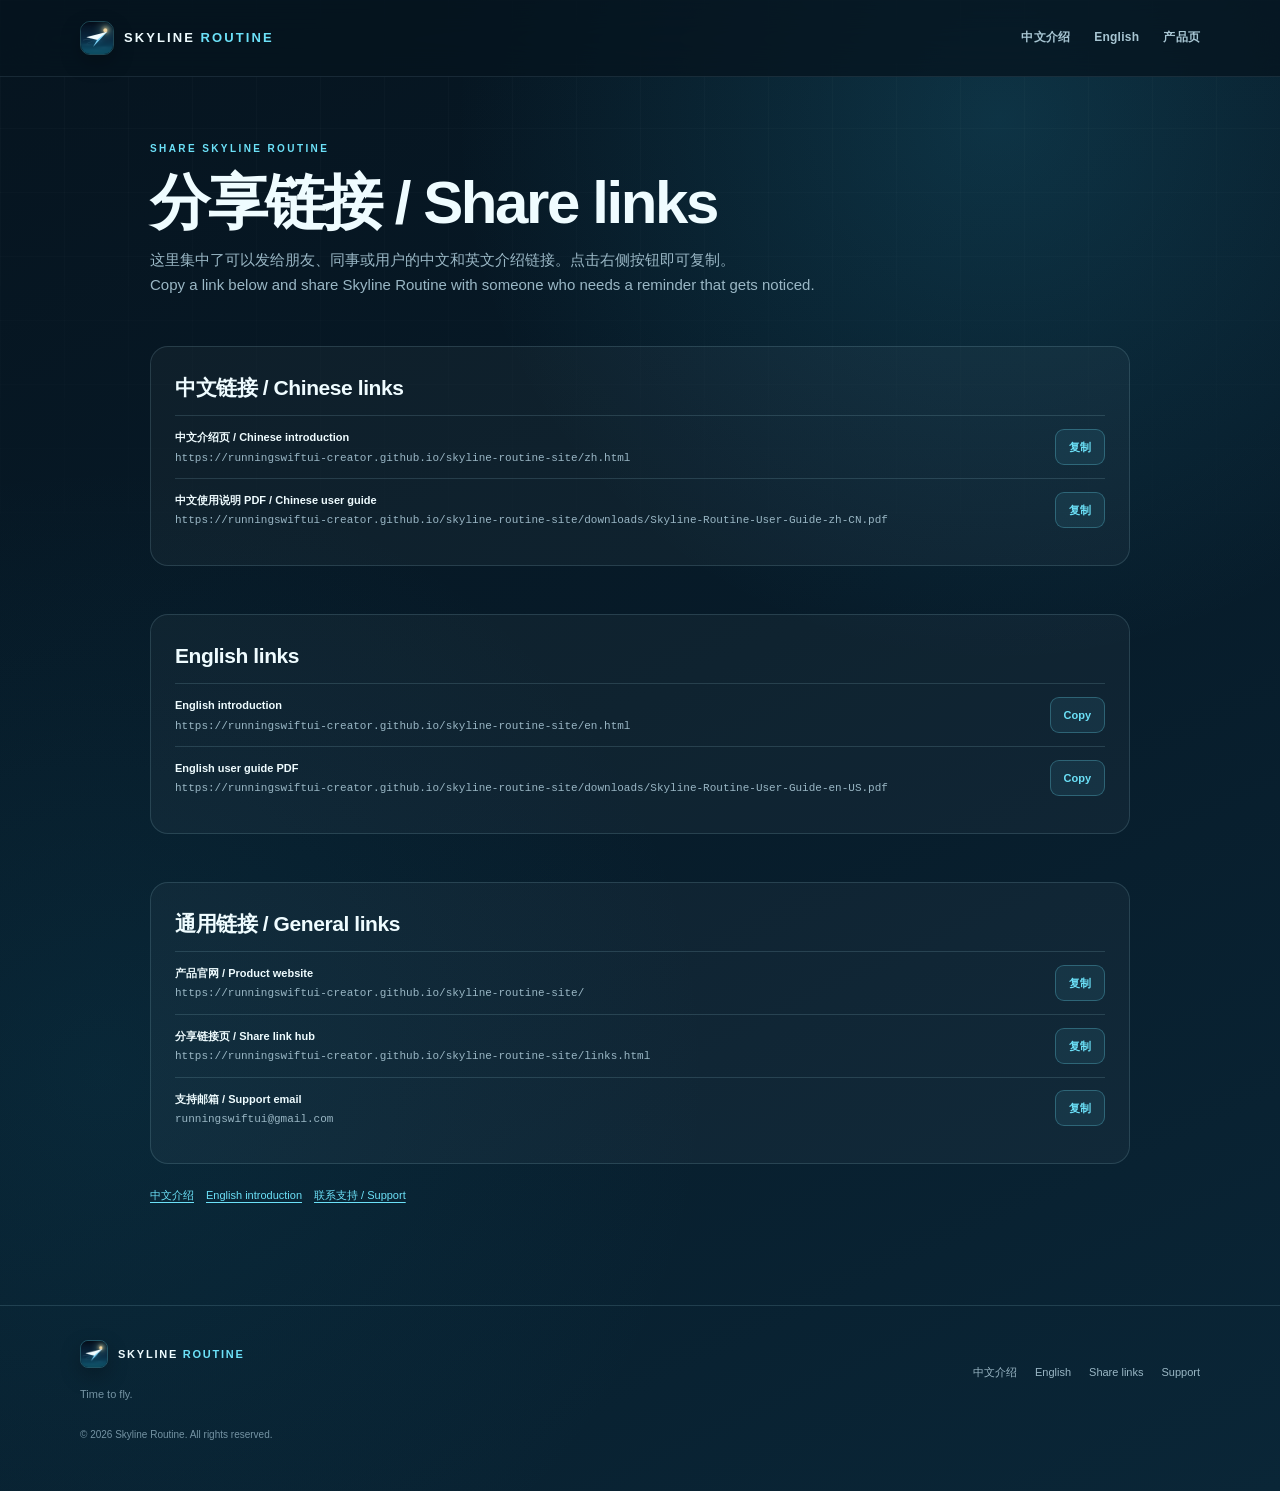
<file: links.html>
<!doctype html>
<html lang="zh-CN">
  <head>
    <meta charset="utf-8" />
    <meta name="viewport" content="width=device-width, initial-scale=1" />
    <title>Skyline Routine — 分享链接 / Share links</title>
    <meta name="description" content="Skyline Routine 中文、English、官网和 PDF 说明链接。" />
    <link rel="icon" href="assets/icon.png" />
    <link rel="stylesheet" href="styles.css" />
    <link rel="stylesheet" href="share.css" />
  </head>
  <body>
    <header class="site-header">
      <div class="wrap header-inner">
        <a class="brand" href="index.html">
          <img src="assets/icon.png" alt="" width="34" height="34" />
          <span>SKYLINE <b>ROUTINE</b></span>
        </a>
        <nav class="site-nav" aria-label="页面导航">
          <a href="zh.html">中文介绍</a>
          <a href="en.html">English</a>
          <a href="index.html">产品页</a>
        </nav>
      </div>
    </header>

    <main class="wrap links-page">
      <p class="eyebrow">SHARE SKYLINE ROUTINE</p>
      <h1>分享链接 / Share links</h1>
      <p class="links-intro">
        这里集中了可以发给朋友、同事或用户的中文和英文介绍链接。点击右侧按钮即可复制。
        <br />
        Copy a link below and share Skyline Routine with someone who needs a reminder that gets noticed.
      </p>

      <section class="link-section">
        <h2>中文链接 / Chinese links</h2>
        <div class="copy-row">
          <div>
            <span class="copy-label">中文介绍页 / Chinese introduction</span>
            <span class="copy-url">https://runningswiftui-creator.github.io/skyline-routine-site/zh.html</span>
          </div>
          <button class="copy-btn" type="button" data-copy="https://runningswiftui-creator.github.io/skyline-routine-site/zh.html" data-copied="已复制">复制</button>
        </div>
        <div class="copy-row">
          <div>
            <span class="copy-label">中文使用说明 PDF / Chinese user guide</span>
            <span class="copy-url">https://runningswiftui-creator.github.io/skyline-routine-site/downloads/Skyline-Routine-User-Guide-zh-CN.pdf</span>
          </div>
          <button class="copy-btn" type="button" data-copy="https://runningswiftui-creator.github.io/skyline-routine-site/downloads/Skyline-Routine-User-Guide-zh-CN.pdf" data-copied="已复制">复制</button>
        </div>
      </section>

      <section class="link-section">
        <h2>English links</h2>
        <div class="copy-row">
          <div>
            <span class="copy-label">English introduction</span>
            <span class="copy-url">https://runningswiftui-creator.github.io/skyline-routine-site/en.html</span>
          </div>
          <button class="copy-btn" type="button" data-copy="https://runningswiftui-creator.github.io/skyline-routine-site/en.html" data-copied="Copied">Copy</button>
        </div>
        <div class="copy-row">
          <div>
            <span class="copy-label">English user guide PDF</span>
            <span class="copy-url">https://runningswiftui-creator.github.io/skyline-routine-site/downloads/Skyline-Routine-User-Guide-en-US.pdf</span>
          </div>
          <button class="copy-btn" type="button" data-copy="https://runningswiftui-creator.github.io/skyline-routine-site/downloads/Skyline-Routine-User-Guide-en-US.pdf" data-copied="Copied">Copy</button>
        </div>
      </section>

      <section class="link-section">
        <h2>通用链接 / General links</h2>
        <div class="copy-row">
          <div>
            <span class="copy-label">产品官网 / Product website</span>
            <span class="copy-url">https://runningswiftui-creator.github.io/skyline-routine-site/</span>
          </div>
          <button class="copy-btn" type="button" data-copy="https://runningswiftui-creator.github.io/skyline-routine-site/" data-copied="已复制">复制</button>
        </div>
        <div class="copy-row">
          <div>
            <span class="copy-label">分享链接页 / Share link hub</span>
            <span class="copy-url">https://runningswiftui-creator.github.io/skyline-routine-site/links.html</span>
          </div>
          <button class="copy-btn" type="button" data-copy="https://runningswiftui-creator.github.io/skyline-routine-site/links.html" data-copied="已复制">复制</button>
        </div>
        <div class="copy-row">
          <div>
            <span class="copy-label">支持邮箱 / Support email</span>
            <span class="copy-url">runningswiftui@gmail.com</span>
          </div>
          <button class="copy-btn" type="button" data-copy="runningswiftui@gmail.com" data-copied="已复制">复制</button>
        </div>
      </section>

      <p class="link-language">
        <a href="zh.html">中文介绍</a>
        <a href="en.html">English introduction</a>
        <a href="mailto:runningswiftui@gmail.com">联系支持 / Support</a>
      </p>
    </main>

    <footer class="site-footer">
      <div class="wrap footer-grid">
        <div>
          <a class="brand footer-brand" href="index.html">
            <img src="assets/icon.png" alt="" width="28" height="28" />
            <span>SKYLINE <b>ROUTINE</b></span>
          </a>
          <p class="footer-copy">Time to fly.</p>
        </div>
        <div class="footer-links">
          <a href="zh.html">中文介绍</a>
          <a href="en.html">English</a>
          <a href="links.html">Share links</a>
          <a href="mailto:runningswiftui@gmail.com">Support</a>
        </div>
        <p class="copyright">© <span data-year>2026</span> Skyline Routine. All rights reserved.</p>
      </div>
    </footer>
    <script src="copy-links.js"></script>
    <script src="site.js"></script>
  </body>
</html>
</file>
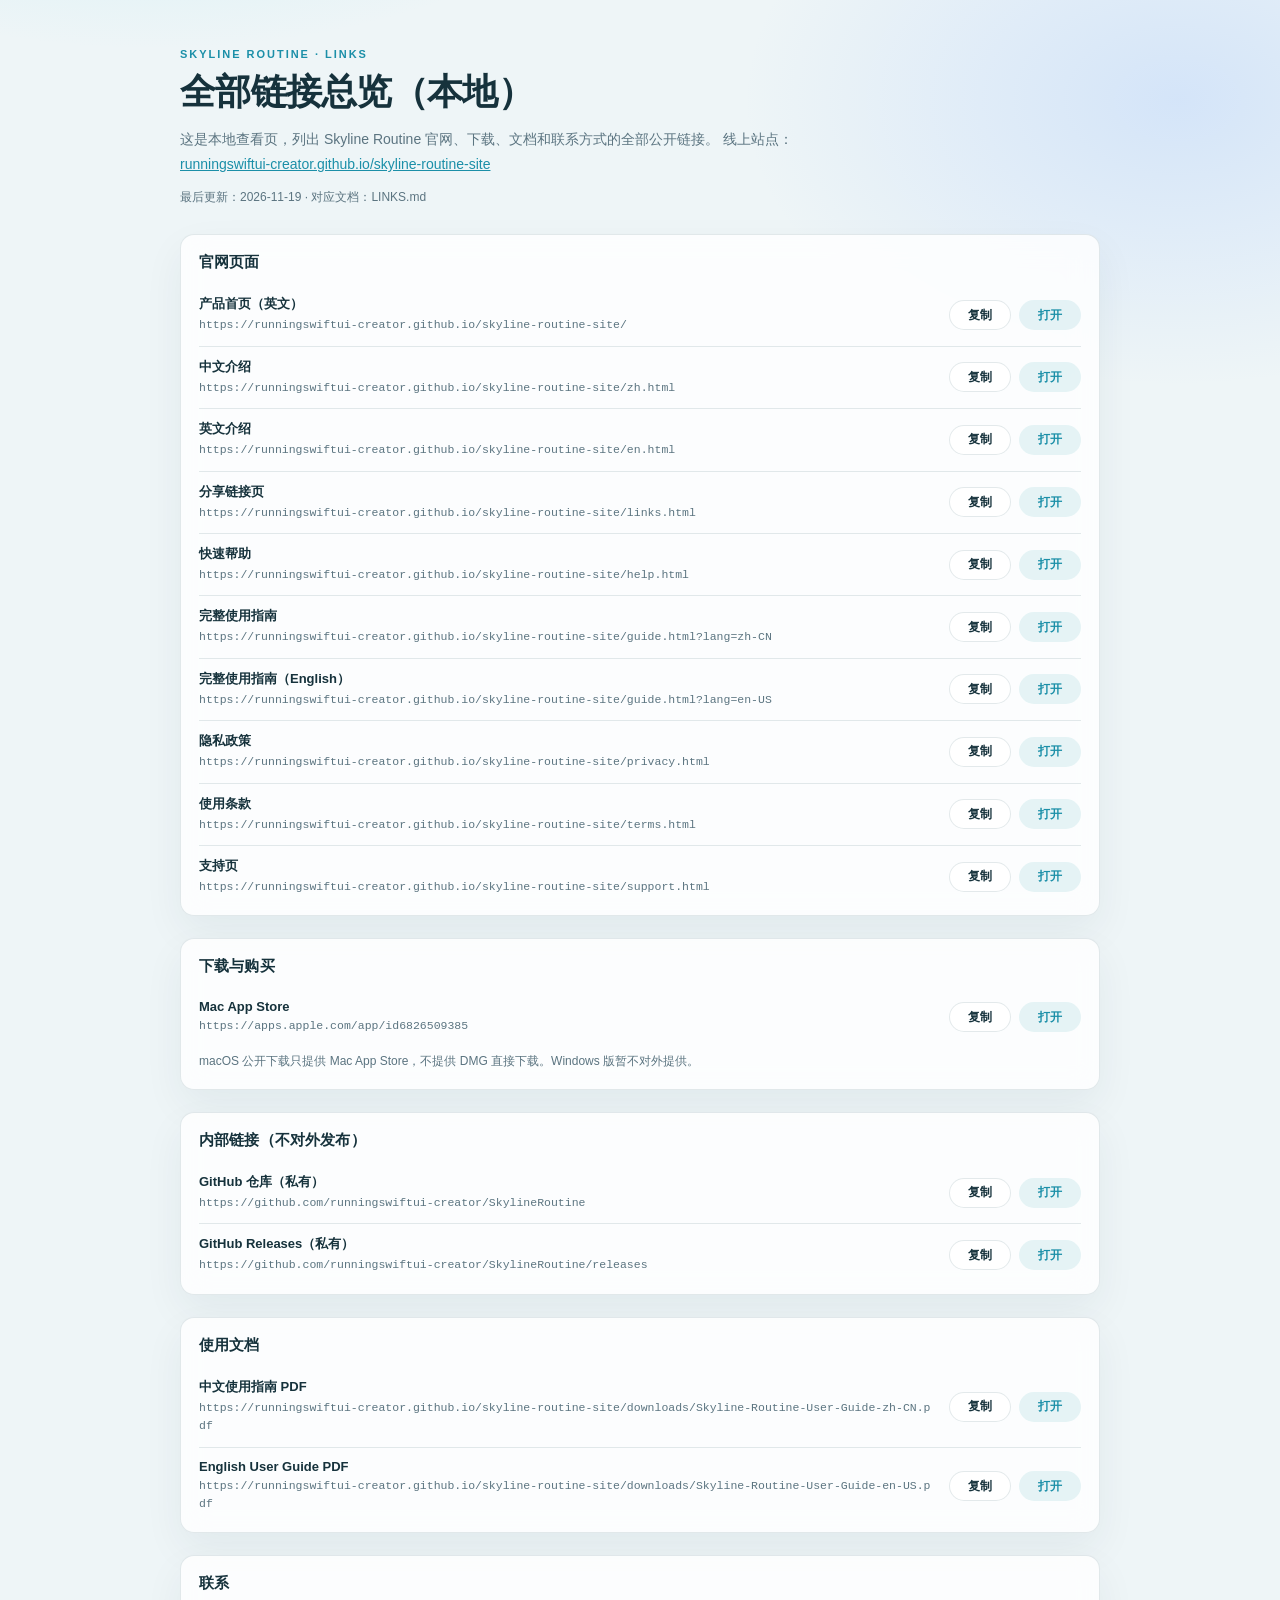
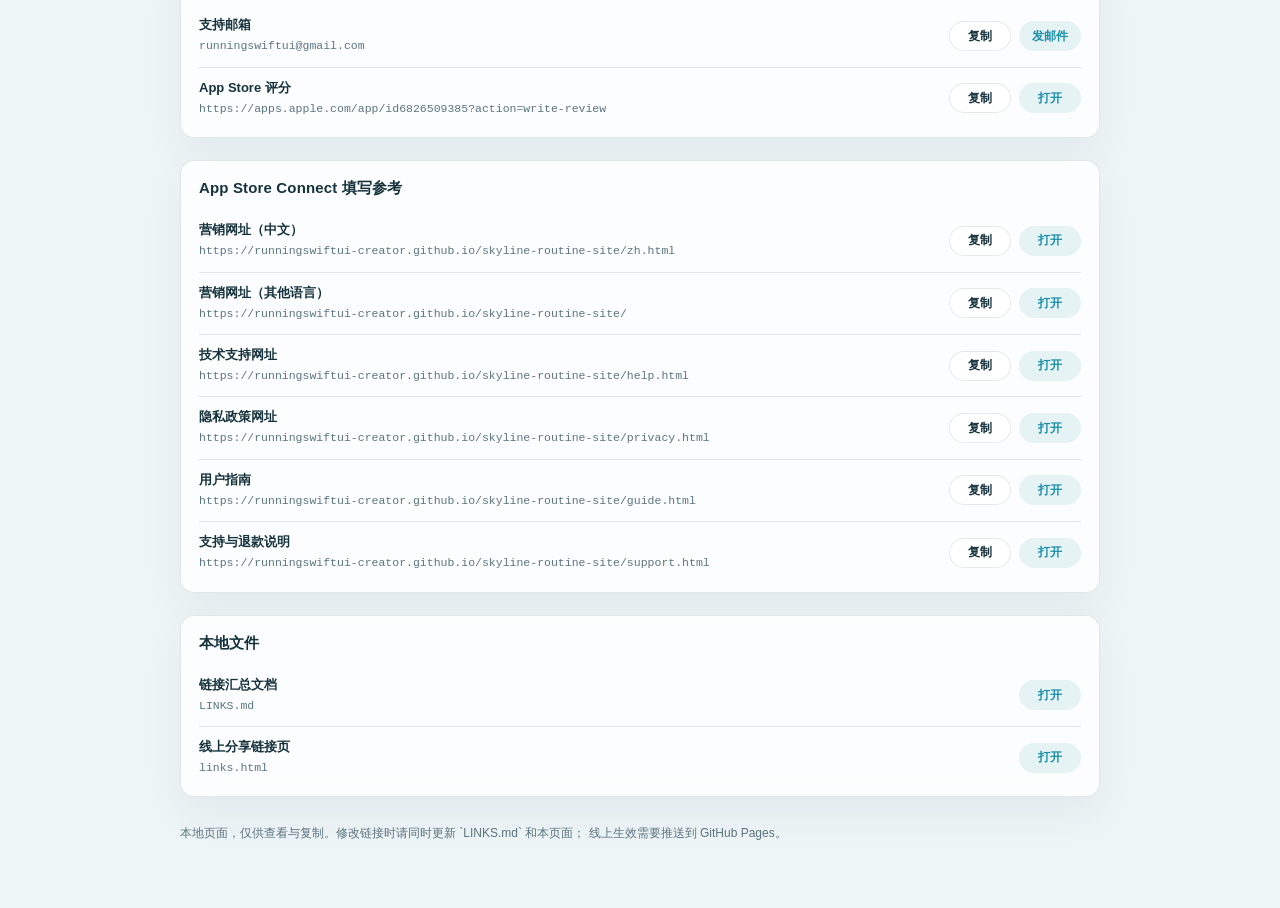
<file: local-links.html>
<!doctype html>
<html lang="zh-CN">
  <head>
    <meta charset="utf-8" />
    <meta name="viewport" content="width=device-width, initial-scale=1" />
    <title>Skyline Routine 链接总览（本地）</title>
    <meta name="description" content="Skyline Routine 全部公开链接的本地查看页。" />
    <style>
      :root {
        --bg: #eef5f7;
        --panel: rgba(255, 255, 255, 0.82);
        --line: rgba(26, 74, 88, 0.12);
        --ink: #16323c;
        --muted: #5b7480;
        --accent: #1b8fa8;
        --accent-soft: rgba(27, 143, 168, 0.1);
        --radius: 14px;
      }

      * {
        box-sizing: border-box;
      }

      body {
        margin: 0;
        min-height: 100vh;
        padding: 48px 20px 64px;
        color: var(--ink);
        background:
          radial-gradient(900px 500px at 12% -10%, rgba(126, 224, 238, 0.34), transparent 60%),
          radial-gradient(700px 460px at 92% 4%, rgba(120, 170, 255, 0.22), transparent 62%),
          var(--bg);
        font-family: -apple-system, BlinkMacSystemFont, "Segoe UI", "PingFang SC",
          "Hiragino Sans GB", "Microsoft YaHei", sans-serif;
      }

      .wrap {
        width: min(920px, 100%);
        margin: 0 auto;
      }

      header {
        margin-bottom: 28px;
      }

      .eyebrow {
        margin: 0 0 8px;
        font-size: 11px;
        font-weight: 800;
        letter-spacing: 0.18em;
        color: var(--accent);
      }

      h1 {
        margin: 0 0 10px;
        font-size: clamp(26px, 4vw, 36px);
        letter-spacing: -0.02em;
      }

      .lead {
        margin: 0;
        max-width: 680px;
        font-size: 14px;
        line-height: 1.8;
        color: var(--muted);
      }

      .lead a {
        color: var(--accent);
      }

      .meta {
        margin-top: 12px;
        font-size: 12px;
        color: var(--muted);
      }

      section {
        margin-top: 22px;
        padding: 18px 18px 8px;
        border: 1px solid var(--line);
        border-radius: var(--radius);
        background: var(--panel);
        box-shadow: 0 16px 40px rgba(22, 50, 60, 0.06);
        backdrop-filter: blur(14px);
      }

      h2 {
        margin: 0 0 12px;
        font-size: 15px;
        letter-spacing: 0.01em;
      }

      .row {
        display: flex;
        align-items: center;
        gap: 14px;
        padding: 11px 0;
        border-top: 1px solid var(--line);
      }

      .row:first-of-type {
        border-top: 0;
      }

      .info {
        min-width: 0;
        flex: 1;
      }

      .label {
        display: block;
        font-size: 13px;
        font-weight: 650;
      }

      .url {
        display: block;
        margin-top: 3px;
        font-family: "SFMono-Regular", "SF Mono", Consolas, monospace;
        font-size: 11.5px;
        line-height: 1.6;
        color: var(--muted);
        word-break: break-all;
      }

      .actions {
        display: flex;
        flex-shrink: 0;
        gap: 8px;
      }

      .btn {
        display: inline-flex;
        align-items: center;
        justify-content: center;
        min-width: 62px;
        height: 30px;
        padding: 0 12px;
        border: 1px solid var(--line);
        border-radius: 999px;
        background: #fff;
        color: var(--ink);
        font: inherit;
        font-size: 12px;
        font-weight: 650;
        text-decoration: none;
        cursor: pointer;
        transition: background 0.15s ease, border-color 0.15s ease, transform 0.15s ease;
      }

      .btn:hover {
        border-color: var(--accent);
        color: var(--accent);
      }

      .btn:active {
        transform: scale(0.97);
      }

      .btn.primary {
        border-color: transparent;
        background: var(--accent-soft);
        color: var(--accent);
      }

      .btn:disabled {
        cursor: default;
        opacity: 0.7;
      }

      footer {
        margin-top: 26px;
        font-size: 12px;
        line-height: 1.7;
        color: var(--muted);
      }

      @media (max-width: 620px) {
        body {
          padding: 32px 14px 48px;
        }

        .row {
          align-items: flex-start;
          flex-direction: column;
          gap: 10px;
        }

        .actions {
          width: 100%;
        }

        .btn {
          flex: 1;
        }
      }
    </style>
  </head>
  <body>
    <div class="wrap">
      <header>
        <p class="eyebrow">SKYLINE ROUTINE · LINKS</p>
        <h1>全部链接总览（本地）</h1>
        <p class="lead">
          这是本地查看页，列出 Skyline Routine 官网、下载、文档和联系方式的全部公开链接。
          线上站点：
          <a href="https://runningswiftui-creator.github.io/skyline-routine-site/" target="_blank" rel="noopener noreferrer">
            runningswiftui-creator.github.io/skyline-routine-site
          </a>
        </p>
        <p class="meta">最后更新：2026-11-19 · 对应文档：LINKS.md</p>
      </header>

      <section>
        <h2>官网页面</h2>
        <div class="row">
          <div class="info">
            <span class="label">产品首页（英文）</span>
            <span class="url">https://runningswiftui-creator.github.io/skyline-routine-site/</span>
          </div>
          <div class="actions">
            <button class="btn" type="button" data-copy="https://runningswiftui-creator.github.io/skyline-routine-site/">复制</button>
            <a class="btn primary" href="https://runningswiftui-creator.github.io/skyline-routine-site/" target="_blank" rel="noopener noreferrer">打开</a>
          </div>
        </div>
        <div class="row">
          <div class="info">
            <span class="label">中文介绍</span>
            <span class="url">https://runningswiftui-creator.github.io/skyline-routine-site/zh.html</span>
          </div>
          <div class="actions">
            <button class="btn" type="button" data-copy="https://runningswiftui-creator.github.io/skyline-routine-site/zh.html">复制</button>
            <a class="btn primary" href="https://runningswiftui-creator.github.io/skyline-routine-site/zh.html" target="_blank" rel="noopener noreferrer">打开</a>
          </div>
        </div>
        <div class="row">
          <div class="info">
            <span class="label">英文介绍</span>
            <span class="url">https://runningswiftui-creator.github.io/skyline-routine-site/en.html</span>
          </div>
          <div class="actions">
            <button class="btn" type="button" data-copy="https://runningswiftui-creator.github.io/skyline-routine-site/en.html">复制</button>
            <a class="btn primary" href="https://runningswiftui-creator.github.io/skyline-routine-site/en.html" target="_blank" rel="noopener noreferrer">打开</a>
          </div>
        </div>
        <div class="row">
          <div class="info">
            <span class="label">分享链接页</span>
            <span class="url">https://runningswiftui-creator.github.io/skyline-routine-site/links.html</span>
          </div>
          <div class="actions">
            <button class="btn" type="button" data-copy="https://runningswiftui-creator.github.io/skyline-routine-site/links.html">复制</button>
            <a class="btn primary" href="https://runningswiftui-creator.github.io/skyline-routine-site/links.html" target="_blank" rel="noopener noreferrer">打开</a>
          </div>
        </div>
        <div class="row">
          <div class="info">
            <span class="label">快速帮助</span>
            <span class="url">https://runningswiftui-creator.github.io/skyline-routine-site/help.html</span>
          </div>
          <div class="actions">
            <button class="btn" type="button" data-copy="https://runningswiftui-creator.github.io/skyline-routine-site/help.html">复制</button>
            <a class="btn primary" href="https://runningswiftui-creator.github.io/skyline-routine-site/help.html" target="_blank" rel="noopener noreferrer">打开</a>
          </div>
        </div>
        <div class="row">
          <div class="info">
            <span class="label">完整使用指南</span>
            <span class="url">https://runningswiftui-creator.github.io/skyline-routine-site/guide.html?lang=zh-CN</span>
          </div>
          <div class="actions">
            <button class="btn" type="button" data-copy="https://runningswiftui-creator.github.io/skyline-routine-site/guide.html?lang=zh-CN">复制</button>
            <a class="btn primary" href="https://runningswiftui-creator.github.io/skyline-routine-site/guide.html?lang=zh-CN" target="_blank" rel="noopener noreferrer">打开</a>
          </div>
        </div>
        <div class="row">
          <div class="info">
            <span class="label">完整使用指南（English）</span>
            <span class="url">https://runningswiftui-creator.github.io/skyline-routine-site/guide.html?lang=en-US</span>
          </div>
          <div class="actions">
            <button class="btn" type="button" data-copy="https://runningswiftui-creator.github.io/skyline-routine-site/guide.html?lang=en-US">复制</button>
            <a class="btn primary" href="https://runningswiftui-creator.github.io/skyline-routine-site/guide.html?lang=en-US" target="_blank" rel="noopener noreferrer">打开</a>
          </div>
        </div>
        <div class="row">
          <div class="info">
            <span class="label">隐私政策</span>
            <span class="url">https://runningswiftui-creator.github.io/skyline-routine-site/privacy.html</span>
          </div>
          <div class="actions">
            <button class="btn" type="button" data-copy="https://runningswiftui-creator.github.io/skyline-routine-site/privacy.html">复制</button>
            <a class="btn primary" href="https://runningswiftui-creator.github.io/skyline-routine-site/privacy.html" target="_blank" rel="noopener noreferrer">打开</a>
          </div>
        </div>
        <div class="row">
          <div class="info">
            <span class="label">使用条款</span>
            <span class="url">https://runningswiftui-creator.github.io/skyline-routine-site/terms.html</span>
          </div>
          <div class="actions">
            <button class="btn" type="button" data-copy="https://runningswiftui-creator.github.io/skyline-routine-site/terms.html">复制</button>
            <a class="btn primary" href="https://runningswiftui-creator.github.io/skyline-routine-site/terms.html" target="_blank" rel="noopener noreferrer">打开</a>
          </div>
        </div>
        <div class="row">
          <div class="info">
            <span class="label">支持页</span>
            <span class="url">https://runningswiftui-creator.github.io/skyline-routine-site/support.html</span>
          </div>
          <div class="actions">
            <button class="btn" type="button" data-copy="https://runningswiftui-creator.github.io/skyline-routine-site/support.html">复制</button>
            <a class="btn primary" href="https://runningswiftui-creator.github.io/skyline-routine-site/support.html" target="_blank" rel="noopener noreferrer">打开</a>
          </div>
        </div>
      </section>

      <section>
        <h2>下载与购买</h2>
        <div class="row">
          <div class="info">
            <span class="label">Mac App Store</span>
            <span class="url">https://apps.apple.com/app/id6826509385</span>
          </div>
          <div class="actions">
            <button class="btn" type="button" data-copy="https://apps.apple.com/app/id6826509385">复制</button>
            <a class="btn primary" href="https://apps.apple.com/app/id6826509385" target="_blank" rel="noopener noreferrer">打开</a>
          </div>
        </div>
        <p style="margin: 4px 0 10px; font-size: 12px; line-height: 1.7; color: var(--muted);">
          macOS 公开下载只提供 Mac App Store，不提供 DMG 直接下载。Windows 版暂不对外提供。
        </p>
      </section>

      <section>
        <h2>内部链接（不对外发布）</h2>
        <div class="row">
          <div class="info">
            <span class="label">GitHub 仓库（私有）</span>
            <span class="url">https://github.com/runningswiftui-creator/SkylineRoutine</span>
          </div>
          <div class="actions">
            <button class="btn" type="button" data-copy="https://github.com/runningswiftui-creator/SkylineRoutine">复制</button>
            <a class="btn primary" href="https://github.com/runningswiftui-creator/SkylineRoutine" target="_blank" rel="noopener noreferrer">打开</a>
          </div>
        </div>
        <div class="row">
          <div class="info">
            <span class="label">GitHub Releases（私有）</span>
            <span class="url">https://github.com/runningswiftui-creator/SkylineRoutine/releases</span>
          </div>
          <div class="actions">
            <button class="btn" type="button" data-copy="https://github.com/runningswiftui-creator/SkylineRoutine/releases">复制</button>
            <a class="btn primary" href="https://github.com/runningswiftui-creator/SkylineRoutine/releases" target="_blank" rel="noopener noreferrer">打开</a>
          </div>
        </div>
      </section>

      <section>
        <h2>使用文档</h2>
        <div class="row">
          <div class="info">
            <span class="label">中文使用指南 PDF</span>
            <span class="url">https://runningswiftui-creator.github.io/skyline-routine-site/downloads/Skyline-Routine-User-Guide-zh-CN.pdf</span>
          </div>
          <div class="actions">
            <button class="btn" type="button" data-copy="https://runningswiftui-creator.github.io/skyline-routine-site/downloads/Skyline-Routine-User-Guide-zh-CN.pdf">复制</button>
            <a class="btn primary" href="https://runningswiftui-creator.github.io/skyline-routine-site/downloads/Skyline-Routine-User-Guide-zh-CN.pdf" target="_blank" rel="noopener noreferrer">打开</a>
          </div>
        </div>
        <div class="row">
          <div class="info">
            <span class="label">English User Guide PDF</span>
            <span class="url">https://runningswiftui-creator.github.io/skyline-routine-site/downloads/Skyline-Routine-User-Guide-en-US.pdf</span>
          </div>
          <div class="actions">
            <button class="btn" type="button" data-copy="https://runningswiftui-creator.github.io/skyline-routine-site/downloads/Skyline-Routine-User-Guide-en-US.pdf">复制</button>
            <a class="btn primary" href="https://runningswiftui-creator.github.io/skyline-routine-site/downloads/Skyline-Routine-User-Guide-en-US.pdf" target="_blank" rel="noopener noreferrer">打开</a>
          </div>
        </div>
      </section>

      <section>
        <h2>联系</h2>
        <div class="row">
          <div class="info">
            <span class="label">支持邮箱</span>
            <span class="url">runningswiftui@gmail.com</span>
          </div>
          <div class="actions">
            <button class="btn" type="button" data-copy="runningswiftui@gmail.com">复制</button>
            <a class="btn primary" href="mailto:runningswiftui@gmail.com">发邮件</a>
          </div>
        </div>
        <div class="row">
          <div class="info">
            <span class="label">App Store 评分</span>
            <span class="url">https://apps.apple.com/app/id6826509385?action=write-review</span>
          </div>
          <div class="actions">
            <button class="btn" type="button" data-copy="https://apps.apple.com/app/id6826509385?action=write-review">复制</button>
            <a class="btn primary" href="https://apps.apple.com/app/id6826509385?action=write-review" target="_blank" rel="noopener noreferrer">打开</a>
          </div>
        </div>
      </section>

      <section>
        <h2>App Store Connect 填写参考</h2>
        <div class="row">
          <div class="info">
            <span class="label">营销网址（中文）</span>
            <span class="url">https://runningswiftui-creator.github.io/skyline-routine-site/zh.html</span>
          </div>
          <div class="actions">
            <button class="btn" type="button" data-copy="https://runningswiftui-creator.github.io/skyline-routine-site/zh.html">复制</button>
            <a class="btn primary" href="https://runningswiftui-creator.github.io/skyline-routine-site/zh.html" target="_blank" rel="noopener noreferrer">打开</a>
          </div>
        </div>
        <div class="row">
          <div class="info">
            <span class="label">营销网址（其他语言）</span>
            <span class="url">https://runningswiftui-creator.github.io/skyline-routine-site/</span>
          </div>
          <div class="actions">
            <button class="btn" type="button" data-copy="https://runningswiftui-creator.github.io/skyline-routine-site/">复制</button>
            <a class="btn primary" href="https://runningswiftui-creator.github.io/skyline-routine-site/" target="_blank" rel="noopener noreferrer">打开</a>
          </div>
        </div>
        <div class="row">
          <div class="info">
            <span class="label">技术支持网址</span>
            <span class="url">https://runningswiftui-creator.github.io/skyline-routine-site/help.html</span>
          </div>
          <div class="actions">
            <button class="btn" type="button" data-copy="https://runningswiftui-creator.github.io/skyline-routine-site/help.html">复制</button>
            <a class="btn primary" href="https://runningswiftui-creator.github.io/skyline-routine-site/help.html" target="_blank" rel="noopener noreferrer">打开</a>
          </div>
        </div>
        <div class="row">
          <div class="info">
            <span class="label">隐私政策网址</span>
            <span class="url">https://runningswiftui-creator.github.io/skyline-routine-site/privacy.html</span>
          </div>
          <div class="actions">
            <button class="btn" type="button" data-copy="https://runningswiftui-creator.github.io/skyline-routine-site/privacy.html">复制</button>
            <a class="btn primary" href="https://runningswiftui-creator.github.io/skyline-routine-site/privacy.html" target="_blank" rel="noopener noreferrer">打开</a>
          </div>
        </div>
        <div class="row">
          <div class="info">
            <span class="label">用户指南</span>
            <span class="url">https://runningswiftui-creator.github.io/skyline-routine-site/guide.html</span>
          </div>
          <div class="actions">
            <button class="btn" type="button" data-copy="https://runningswiftui-creator.github.io/skyline-routine-site/guide.html">复制</button>
            <a class="btn primary" href="https://runningswiftui-creator.github.io/skyline-routine-site/guide.html" target="_blank" rel="noopener noreferrer">打开</a>
          </div>
        </div>
        <div class="row">
          <div class="info">
            <span class="label">支持与退款说明</span>
            <span class="url">https://runningswiftui-creator.github.io/skyline-routine-site/support.html</span>
          </div>
          <div class="actions">
            <button class="btn" type="button" data-copy="https://runningswiftui-creator.github.io/skyline-routine-site/support.html">复制</button>
            <a class="btn primary" href="https://runningswiftui-creator.github.io/skyline-routine-site/support.html" target="_blank" rel="noopener noreferrer">打开</a>
          </div>
        </div>
      </section>

      <section>
        <h2>本地文件</h2>
        <div class="row">
          <div class="info">
            <span class="label">链接汇总文档</span>
            <span class="url">LINKS.md</span>
          </div>
          <div class="actions">
            <a class="btn primary" href="LINKS.md">打开</a>
          </div>
        </div>
        <div class="row">
          <div class="info">
            <span class="label">线上分享链接页</span>
            <span class="url">links.html</span>
          </div>
          <div class="actions">
            <a class="btn primary" href="links.html">打开</a>
          </div>
        </div>
      </section>

      <footer>
        本地页面，仅供查看与复制。修改链接时请同时更新 `LINKS.md` 和本页面；
        线上生效需要推送到 GitHub Pages。
      </footer>
    </div>

    <script>
      async function copyText(text) {
        try {
          await navigator.clipboard.writeText(text);
          return true;
        } catch {
          const area = document.createElement('textarea');
          area.value = text;
          area.style.position = 'fixed';
          area.style.opacity = '0';
          document.body.append(area);
          area.select();
          let ok = false;
          try {
            ok = document.execCommand('copy');
          } catch {
            ok = false;
          }
          area.remove();
          return ok;
        }
      }

      document.addEventListener('click', async (event) => {
        const button = event.target.closest('[data-copy]');
        if (!button) return;
        const ok = await copyText(button.dataset.copy);
        const label = button.textContent;
        button.textContent = ok ? '已复制' : '复制失败';
        button.disabled = true;
        setTimeout(() => {
          button.textContent = label;
          button.disabled = false;
        }, 1200);
      });
    </script>
  </body>
</html>
</file>
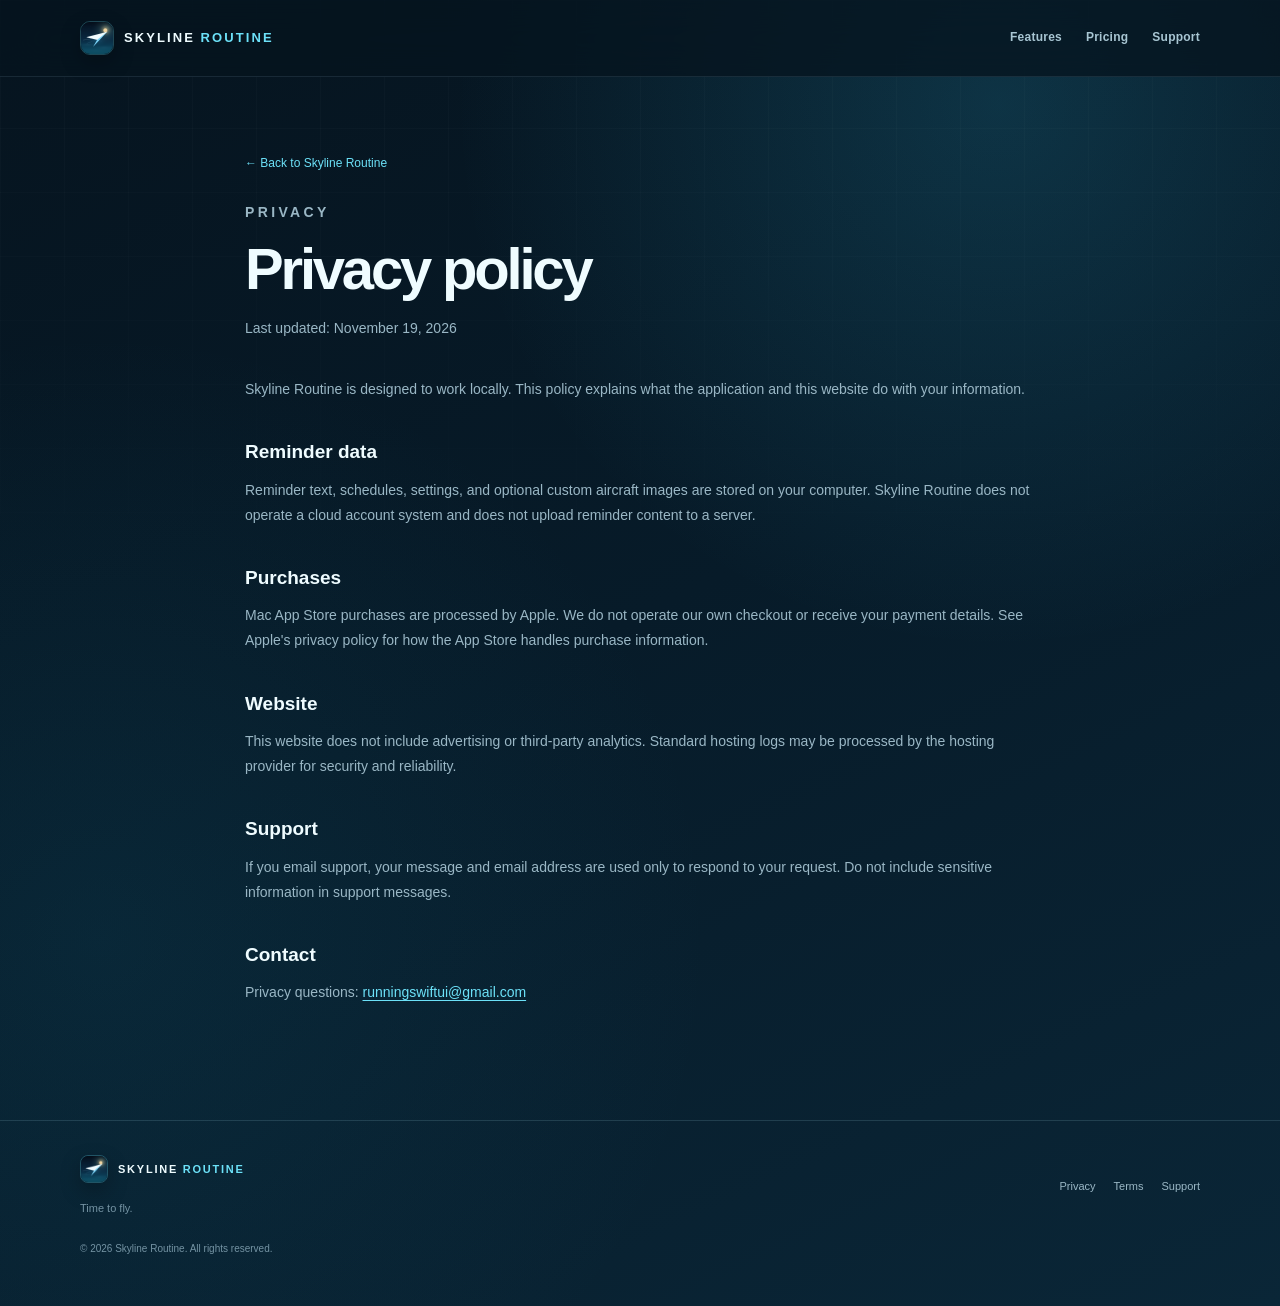
<file: privacy.html>
<!doctype html>
<html lang="en">
  <head>
    <meta charset="utf-8" />
    <meta name="viewport" content="width=device-width, initial-scale=1" />
    <title>Privacy — Skyline Routine</title>
    <meta name="description" content="Skyline Routine privacy policy." />
    <link rel="icon" href="assets/icon.png" />
    <link rel="stylesheet" href="styles.css" />
  </head>
  <body>
    <header class="site-header">
      <div class="wrap header-inner">
        <a class="brand" href="index.html">
          <img src="assets/icon.png" alt="" width="34" height="34" />
          <span>SKYLINE <b>ROUTINE</b></span>
        </a>
        <nav class="site-nav" aria-label="Main navigation">
          <a href="index.html#features">Features</a>
          <a href="index.html#pricing">Pricing</a>
          <a href="support.html">Support</a>
        </nav>
      </div>
    </header>

    <main class="wrap legal-page">
      <a class="back-link" href="index.html">← Back to Skyline Routine</a>
      <p class="eyebrow">PRIVACY</p>
      <h1>Privacy policy</h1>
      <p class="legal-meta">Last updated: November 19, 2026</p>

      <p>
        Skyline Routine is designed to work locally. This policy explains what the
        application and this website do with your information.
      </p>

      <h2>Reminder data</h2>
      <p>
        Reminder text, schedules, settings, and optional custom aircraft images are
        stored on your computer. Skyline Routine does not operate a cloud account
        system and does not upload reminder content to a server.
      </p>

      <h2>Purchases</h2>
      <p>
        Mac App Store purchases are processed by Apple. We do not operate our own
        checkout or receive your payment details. See Apple's privacy policy for how the
        App Store handles purchase information.
      </p>

      <h2>Website</h2>
      <p>
        This website does not include advertising or third-party analytics. Standard
        hosting logs may be processed by the hosting provider for security and
        reliability.
      </p>

      <h2>Support</h2>
      <p>
        If you email support, your message and email address are used only to respond
        to your request. Do not include sensitive information in support messages.
      </p>

      <h2>Contact</h2>
      <p>
        Privacy questions:
        <a href="mailto:runningswiftui@gmail.com">runningswiftui@gmail.com</a>
      </p>
    </main>

    <footer class="site-footer">
      <div class="wrap footer-grid">
        <div>
          <a class="brand footer-brand" href="index.html">
            <img src="assets/icon.png" alt="" width="28" height="28" />
            <span>SKYLINE <b>ROUTINE</b></span>
          </a>
          <p class="footer-copy">Time to fly.</p>
        </div>
        <div class="footer-links">
          <a href="privacy.html">Privacy</a>
          <a href="terms.html">Terms</a>
          <a href="support.html">Support</a>
        </div>
        <p class="copyright">© <span data-year>2026</span> Skyline Routine. All rights reserved.</p>
      </div>
    </footer>
    <script src="site.js"></script>
  </body>
</html>
</file>
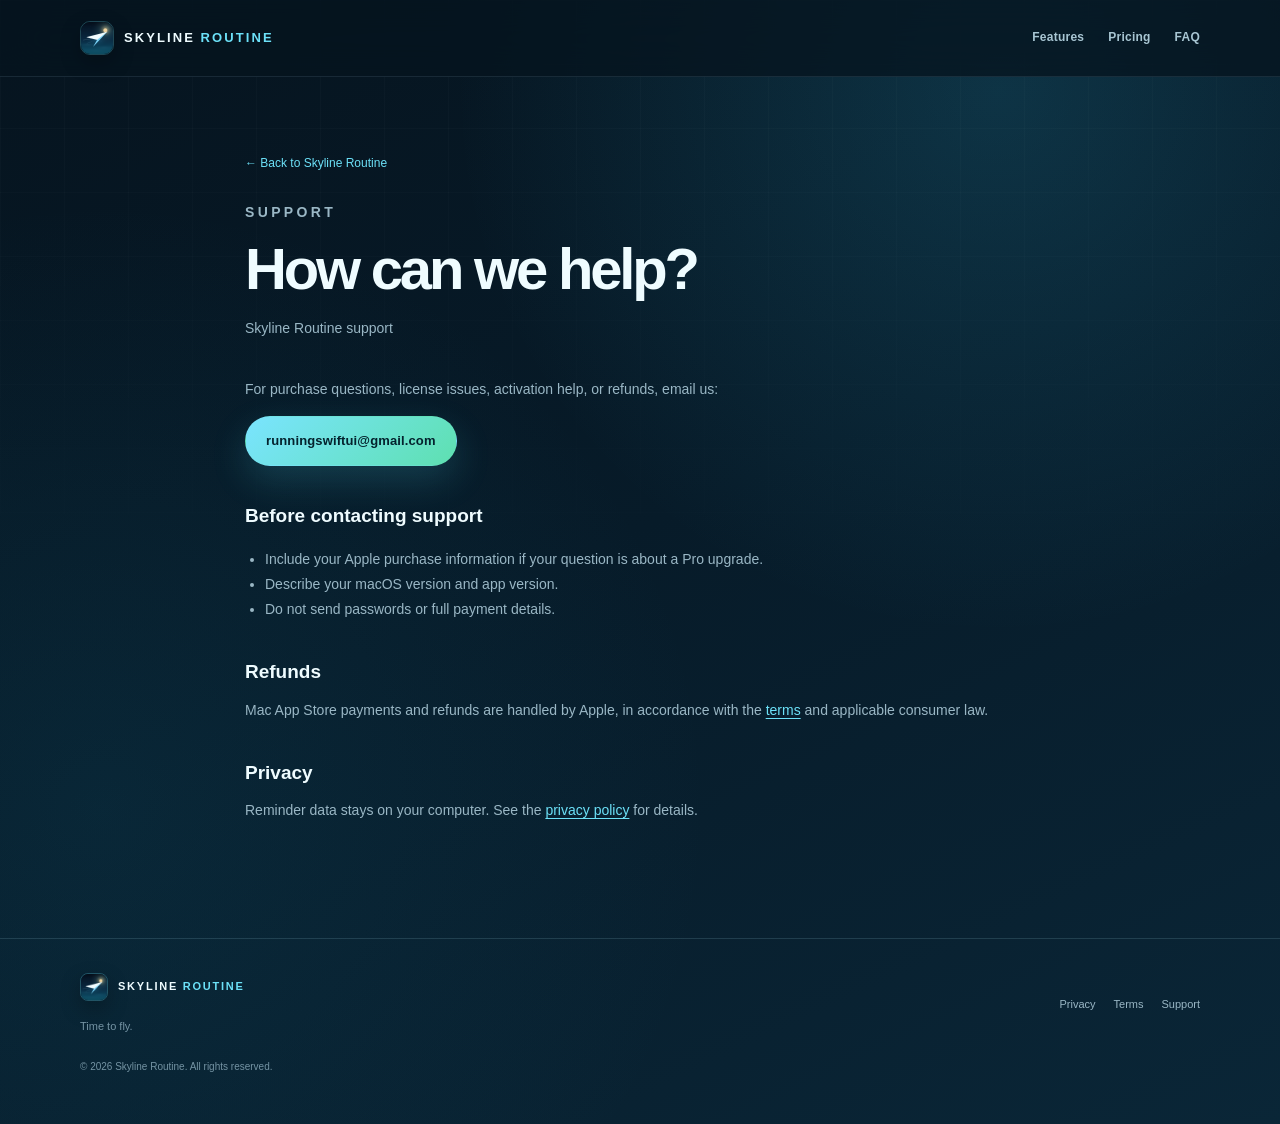
<file: support.html>
<!doctype html>
<html lang="en">
  <head>
    <meta charset="utf-8" />
    <meta name="viewport" content="width=device-width, initial-scale=1" />
    <title>Support — Skyline Routine</title>
    <meta name="description" content="Skyline Routine support." />
    <link rel="icon" href="assets/icon.png" />
    <link rel="stylesheet" href="styles.css" />
  </head>
  <body>
    <header class="site-header">
      <div class="wrap header-inner">
        <a class="brand" href="index.html">
          <img src="assets/icon.png" alt="" width="34" height="34" />
          <span>SKYLINE <b>ROUTINE</b></span>
        </a>
        <nav class="site-nav" aria-label="Main navigation">
          <a href="index.html#features">Features</a>
          <a href="index.html#pricing">Pricing</a>
          <a href="index.html#faq">FAQ</a>
        </nav>
      </div>
    </header>

    <main class="wrap legal-page">
      <a class="back-link" href="index.html">← Back to Skyline Routine</a>
      <p class="eyebrow">SUPPORT</p>
      <h1>How can we help?</h1>
      <p class="legal-meta">Skyline Routine support</p>

      <p>
        For purchase questions, license issues, activation help, or refunds, email us:
      </p>
      <p><a class="btn btn-primary" href="mailto:runningswiftui@gmail.com">runningswiftui@gmail.com</a></p>

      <h2>Before contacting support</h2>
      <ul>
        <li>Include your Apple purchase information if your question is about a Pro upgrade.</li>
        <li>Describe your macOS version and app version.</li>
        <li>Do not send passwords or full payment details.</li>
      </ul>

      <h2>Refunds</h2>
      <p>
        Mac App Store payments and refunds are handled by Apple, in accordance with the
        <a href="terms.html">terms</a> and applicable consumer law.
      </p>

      <h2>Privacy</h2>
      <p>
        Reminder data stays on your computer. See the <a href="privacy.html">privacy policy</a>
        for details.
      </p>
    </main>

    <footer class="site-footer">
      <div class="wrap footer-grid">
        <div>
          <a class="brand footer-brand" href="index.html">
            <img src="assets/icon.png" alt="" width="28" height="28" />
            <span>SKYLINE <b>ROUTINE</b></span>
          </a>
          <p class="footer-copy">Time to fly.</p>
        </div>
        <div class="footer-links">
          <a href="privacy.html">Privacy</a>
          <a href="terms.html">Terms</a>
          <a href="support.html">Support</a>
        </div>
        <p class="copyright">© <span data-year>2026</span> Skyline Routine. All rights reserved.</p>
      </div>
    </footer>
    <script src="site.js"></script>
  </body>
</html>
</file>
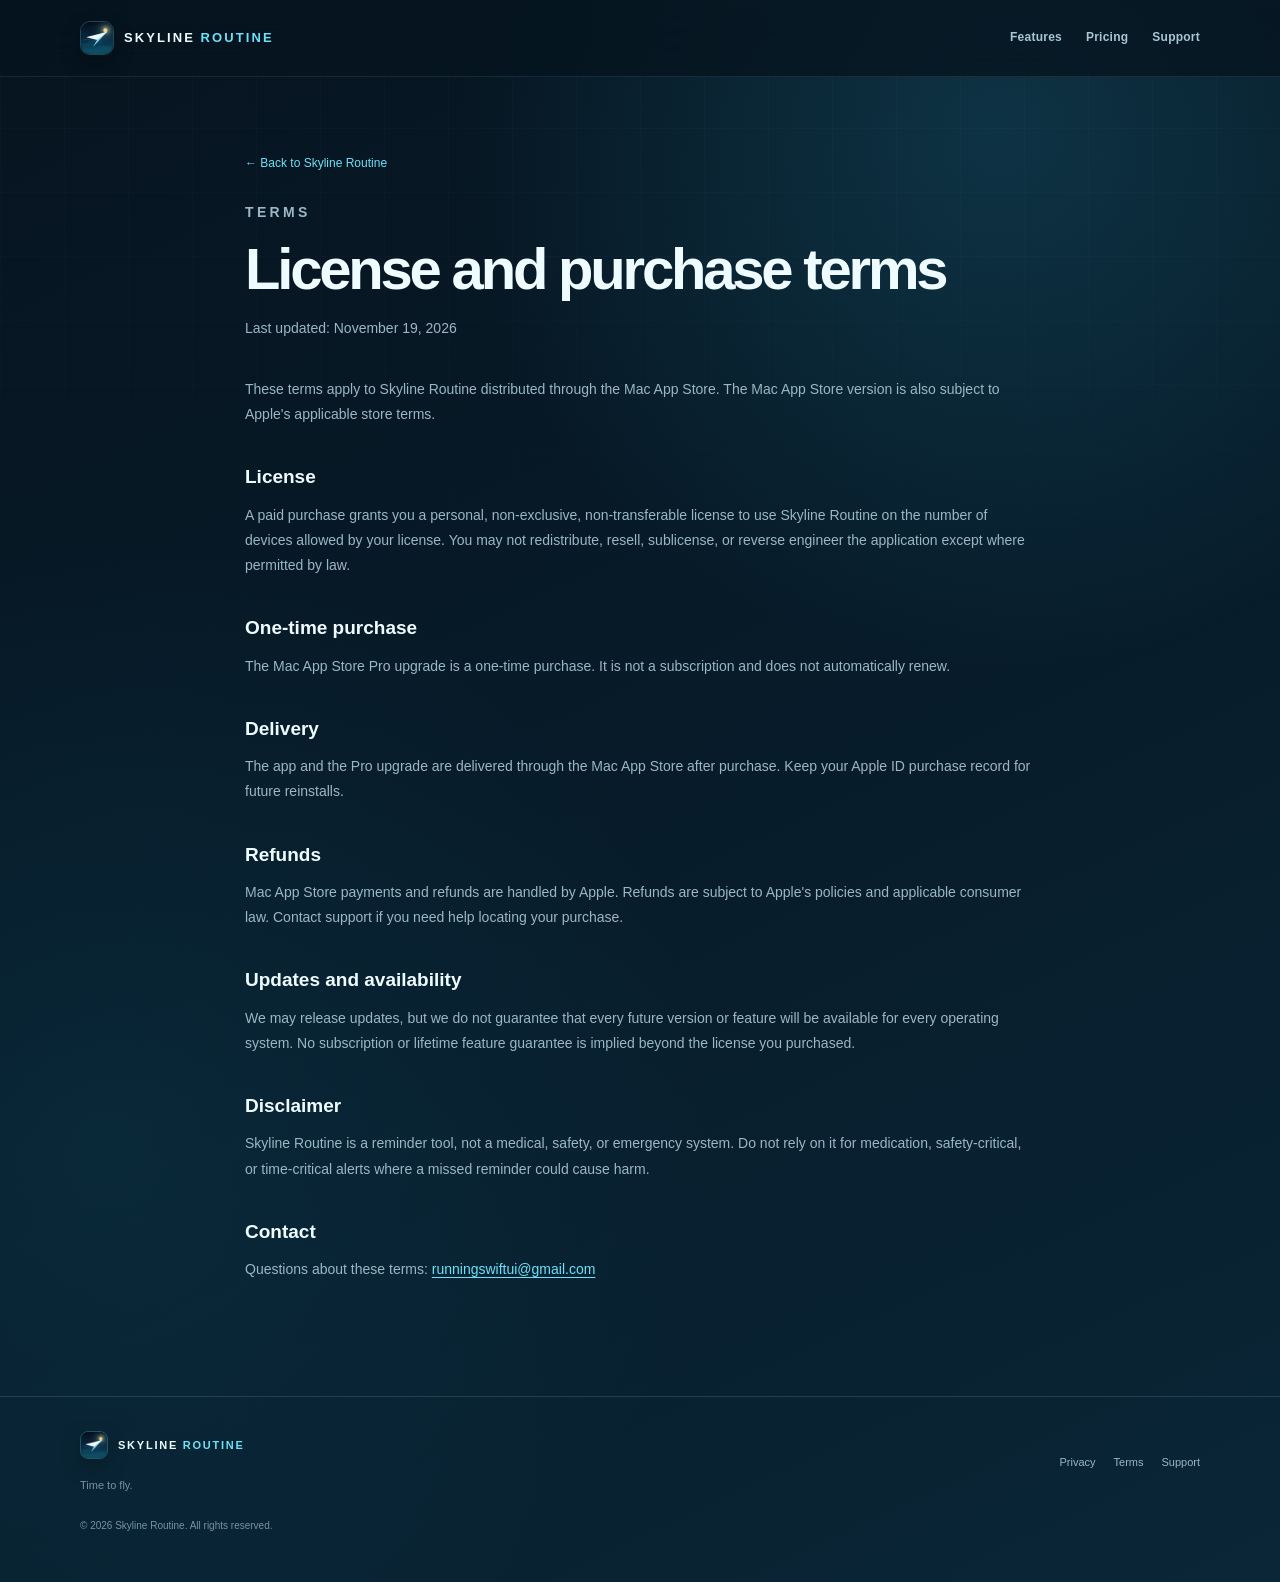
<file: terms.html>
<!doctype html>
<html lang="en">
  <head>
    <meta charset="utf-8" />
    <meta name="viewport" content="width=device-width, initial-scale=1" />
    <title>Terms — Skyline Routine</title>
    <meta name="description" content="Skyline Routine license and purchase terms." />
    <link rel="icon" href="assets/icon.png" />
    <link rel="stylesheet" href="styles.css" />
  </head>
  <body>
    <header class="site-header">
      <div class="wrap header-inner">
        <a class="brand" href="index.html">
          <img src="assets/icon.png" alt="" width="34" height="34" />
          <span>SKYLINE <b>ROUTINE</b></span>
        </a>
        <nav class="site-nav" aria-label="Main navigation">
          <a href="index.html#features">Features</a>
          <a href="index.html#pricing">Pricing</a>
          <a href="support.html">Support</a>
        </nav>
      </div>
    </header>

    <main class="wrap legal-page">
      <a class="back-link" href="index.html">← Back to Skyline Routine</a>
      <p class="eyebrow">TERMS</p>
      <h1>License and purchase terms</h1>
      <p class="legal-meta">Last updated: November 19, 2026</p>

      <p>
        These terms apply to Skyline Routine distributed through the Mac App Store. The
        Mac App Store version is also subject to Apple's applicable store terms.
      </p>

      <h2>License</h2>
      <p>
        A paid purchase grants you a personal, non-exclusive, non-transferable license
        to use Skyline Routine on the number of devices allowed by your license. You may
        not redistribute, resell, sublicense, or reverse engineer the application except
        where permitted by law.
      </p>

      <h2>One-time purchase</h2>
      <p>
        The Mac App Store Pro upgrade is a one-time purchase. It is not a subscription
        and does not automatically renew.
      </p>

      <h2>Delivery</h2>
      <p>
        The app and the Pro upgrade are delivered through the Mac App Store after
        purchase. Keep your Apple ID purchase record for future reinstalls.
      </p>

      <h2>Refunds</h2>
      <p>
        Mac App Store payments and refunds are handled by Apple. Refunds are subject to
        Apple's policies and applicable consumer law. Contact support if you need help
        locating your purchase.
      </p>

      <h2>Updates and availability</h2>
      <p>
        We may release updates, but we do not guarantee that every future version or
        feature will be available for every operating system. No subscription or
        lifetime feature guarantee is implied beyond the license you purchased.
      </p>

      <h2>Disclaimer</h2>
      <p>
        Skyline Routine is a reminder tool, not a medical, safety, or emergency system.
        Do not rely on it for medication, safety-critical, or time-critical alerts where
        a missed reminder could cause harm.
      </p>

      <h2>Contact</h2>
      <p>
        Questions about these terms:
        <a href="mailto:runningswiftui@gmail.com">runningswiftui@gmail.com</a>
      </p>
    </main>

    <footer class="site-footer">
      <div class="wrap footer-grid">
        <div>
          <a class="brand footer-brand" href="index.html">
            <img src="assets/icon.png" alt="" width="28" height="28" />
            <span>SKYLINE <b>ROUTINE</b></span>
          </a>
          <p class="footer-copy">Time to fly.</p>
        </div>
        <div class="footer-links">
          <a href="privacy.html">Privacy</a>
          <a href="terms.html">Terms</a>
          <a href="support.html">Support</a>
        </div>
        <p class="copyright">© <span data-year>2026</span> Skyline Routine. All rights reserved.</p>
      </div>
    </footer>
    <script src="site.js"></script>
  </body>
</html>
</file>
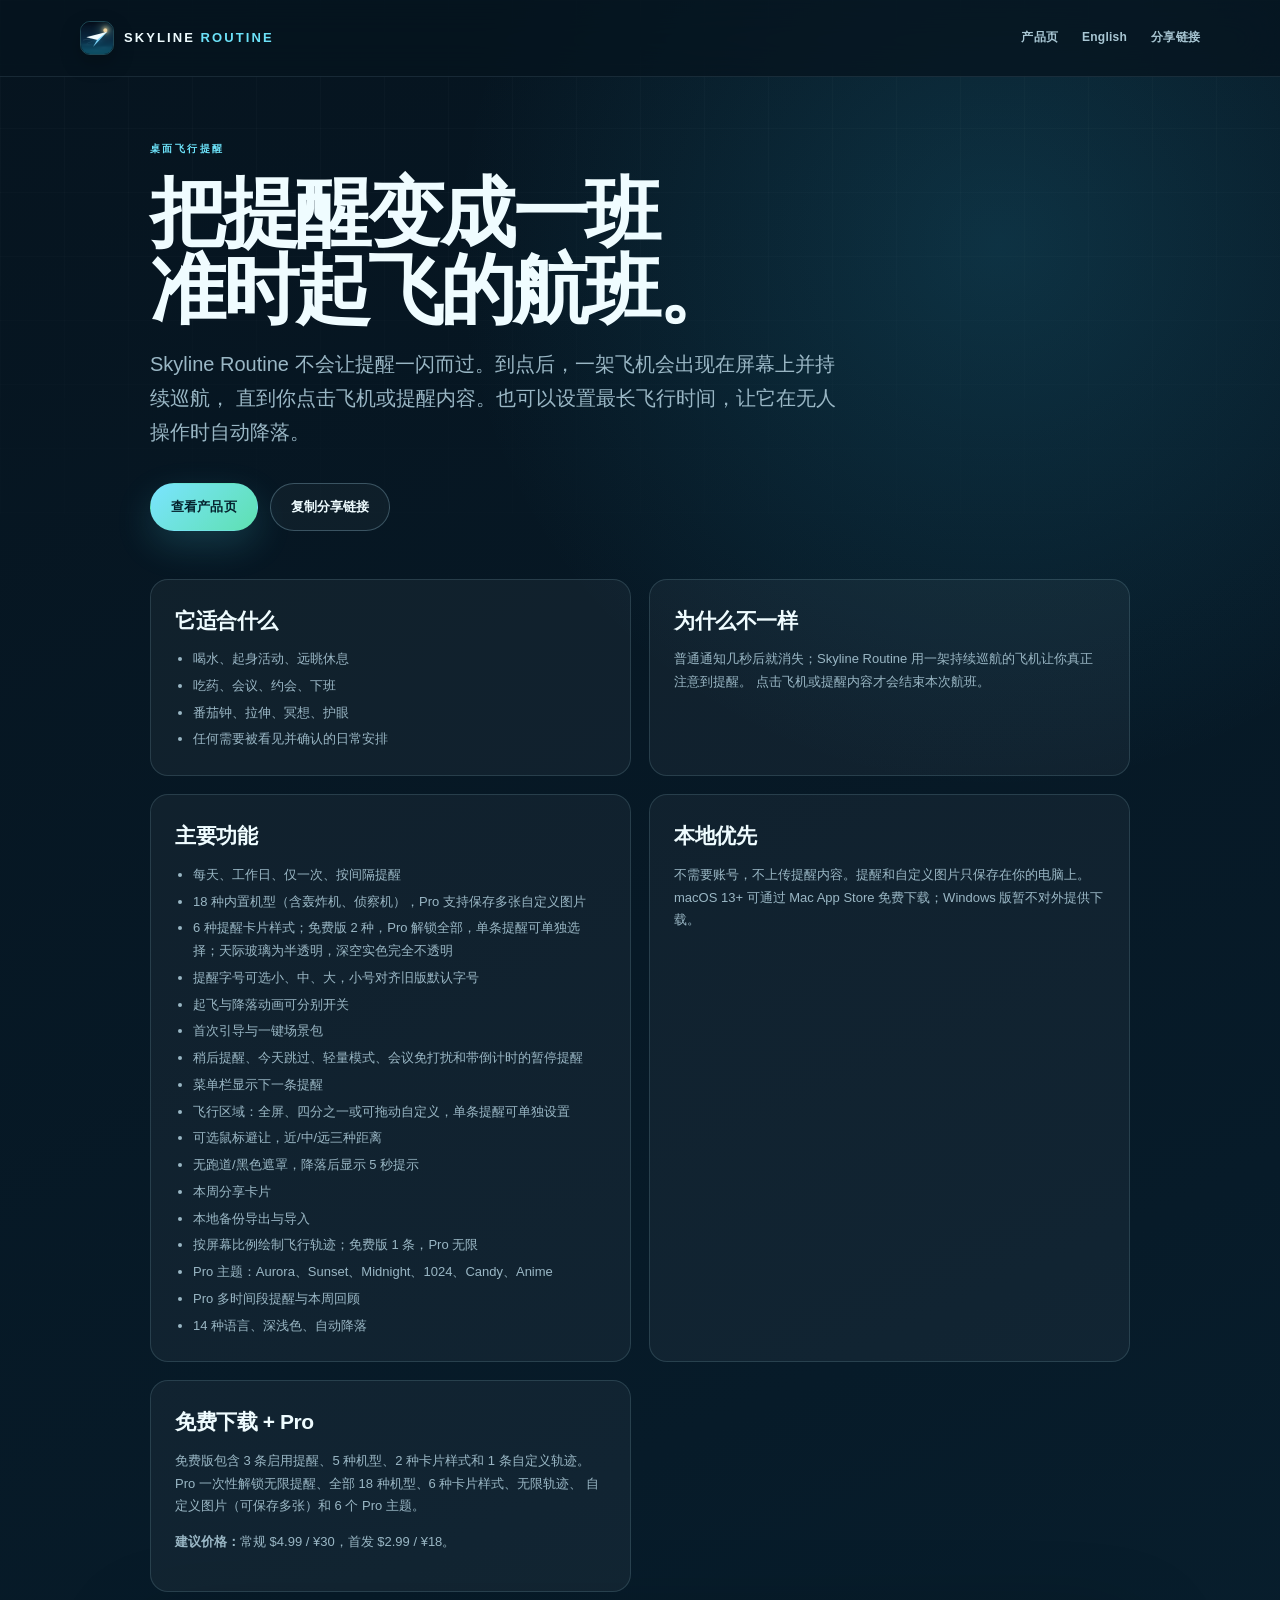
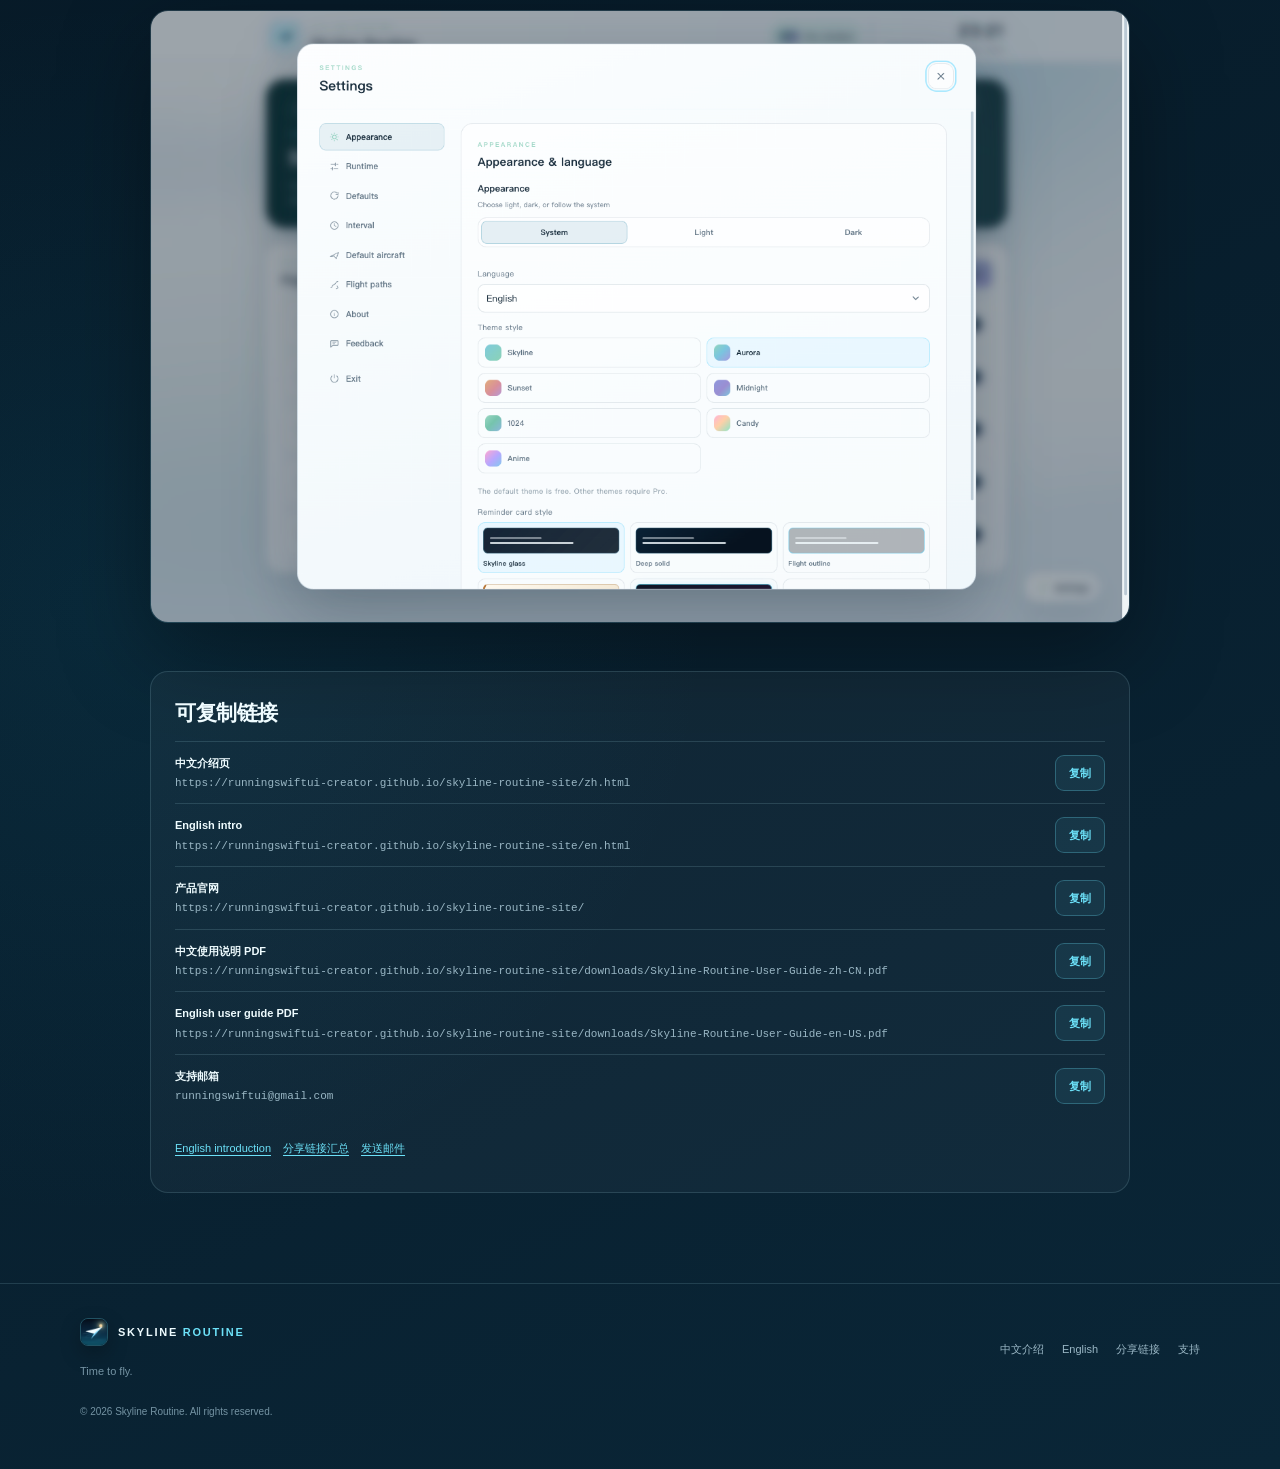
<file: zh.html>
<!doctype html>
<html lang="zh-CN">
  <head>
    <meta charset="utf-8" />
    <meta name="viewport" content="width=device-width, initial-scale=1" />
    <title>Skyline Routine — 桌面飞行提醒</title>
    <meta
      name="description"
      content="Skyline Routine 是一个桌面飞行提醒工具：到点后飞机起飞并持续巡航，直到你点击结束。"
    />
    <link rel="icon" href="assets/icon.png" />
    <link rel="stylesheet" href="styles.css" />
    <link rel="stylesheet" href="share.css" />
  </head>
  <body>
    <header class="site-header">
      <div class="wrap header-inner">
        <a class="brand" href="index.html">
          <img src="assets/icon.png" alt="" width="34" height="34" />
          <span>SKYLINE <b>ROUTINE</b></span>
        </a>
        <nav class="site-nav" aria-label="页面导航">
          <a href="index.html">产品页</a>
          <a href="en.html">English</a>
          <a href="links.html">分享链接</a>
        </nav>
      </div>
    </header>

    <main class="wrap intro-page">
      <section class="intro-hero">
        <p class="eyebrow">桌面飞行提醒</p>
        <h1>把提醒变成一班<br />准时起飞的航班。</h1>
        <p class="lead">
          Skyline Routine 不会让提醒一闪而过。到点后，一架飞机会出现在屏幕上并持续巡航，
          直到你点击飞机或提醒内容。也可以设置最长飞行时间，让它在无人操作时自动降落。
        </p>
        <div class="hero-actions">
          <a class="btn btn-primary" href="index.html">查看产品页</a>
          <a class="btn btn-ghost" href="links.html">复制分享链接</a>
        </div>
      </section>

      <div class="intro-grid">
        <section class="intro-card">
          <h2>它适合什么</h2>
          <ul>
            <li>喝水、起身活动、远眺休息</li>
            <li>吃药、会议、约会、下班</li>
            <li>番茄钟、拉伸、冥想、护眼</li>
            <li>任何需要被看见并确认的日常安排</li>
          </ul>
        </section>
        <section class="intro-card">
          <h2>为什么不一样</h2>
          <p>
            普通通知几秒后就消失；Skyline Routine 用一架持续巡航的飞机让你真正注意到提醒。
            点击飞机或提醒内容才会结束本次航班。
          </p>
        </section>
        <section class="intro-card">
          <h2>主要功能</h2>
          <ul>
            <li>每天、工作日、仅一次、按间隔提醒</li>
            <li>18 种内置机型（含轰炸机、侦察机），Pro 支持保存多张自定义图片</li>
            <li>6 种提醒卡片样式；免费版 2 种，Pro 解锁全部，单条提醒可单独选择；天际玻璃为半透明，深空实色完全不透明</li>
            <li>提醒字号可选小、中、大，小号对齐旧版默认字号</li>
            <li>起飞与降落动画可分别开关</li>
            <li>首次引导与一键场景包</li>
            <li>稍后提醒、今天跳过、轻量模式、会议免打扰和带倒计时的暂停提醒</li>
            <li>菜单栏显示下一条提醒</li>
            <li>飞行区域：全屏、四分之一或可拖动自定义，单条提醒可单独设置</li>
            <li>可选鼠标避让，近/中/远三种距离</li>
            <li>无跑道/黑色遮罩，降落后显示 5 秒提示</li>
            <li>本周分享卡片</li>
            <li>本地备份导出与导入</li>
            <li>按屏幕比例绘制飞行轨迹；免费版 1 条，Pro 无限</li>
            <li>Pro 主题：Aurora、Sunset、Midnight、1024、Candy、Anime</li>
            <li>Pro 多时间段提醒与本周回顾</li>
            <li>14 种语言、深浅色、自动降落</li>
          </ul>
        </section>
        <section class="intro-card">
          <h2>本地优先</h2>
          <p>
            不需要账号，不上传提醒内容。提醒和自定义图片只保存在你的电脑上。
            macOS 13+ 可通过 Mac App Store 免费下载；Windows 版暂不对外提供下载。
          </p>
        </section>
        <section class="intro-card">
          <h2>免费下载 + Pro</h2>
          <p>
            免费版包含 3 条启用提醒、5 种机型、2 种卡片样式和 1 条自定义轨迹。
            Pro 一次性解锁无限提醒、全部 18 种机型、6 种卡片样式、无限轨迹、
            自定义图片（可保存多张）和 6 个 Pro 主题。
          </p>
          <p><strong>建议价格：</strong>常规 $4.99 / ¥30，首发 $2.99 / ¥18。</p>
        </section>
      </div>

      <div class="intro-shot">
        <img src="assets/settings.png" alt="Skyline Routine 设置界面和主题选项" loading="lazy" />
      </div>

      <section class="link-section">
        <h2>可复制链接</h2>
        <div class="copy-row">
          <div>
            <span class="copy-label">中文介绍页</span>
            <span class="copy-url">https://runningswiftui-creator.github.io/skyline-routine-site/zh.html</span>
          </div>
          <button class="copy-btn" type="button" data-copy="https://runningswiftui-creator.github.io/skyline-routine-site/zh.html" data-copied="已复制">复制</button>
        </div>
        <div class="copy-row">
          <div>
            <span class="copy-label">English intro</span>
            <span class="copy-url">https://runningswiftui-creator.github.io/skyline-routine-site/en.html</span>
          </div>
          <button class="copy-btn" type="button" data-copy="https://runningswiftui-creator.github.io/skyline-routine-site/en.html" data-copied="已复制">复制</button>
        </div>
        <div class="copy-row">
          <div>
            <span class="copy-label">产品官网</span>
            <span class="copy-url">https://runningswiftui-creator.github.io/skyline-routine-site/</span>
          </div>
          <button class="copy-btn" type="button" data-copy="https://runningswiftui-creator.github.io/skyline-routine-site/" data-copied="已复制">复制</button>
        </div>
        <div class="copy-row">
          <div>
            <span class="copy-label">中文使用说明 PDF</span>
            <span class="copy-url">https://runningswiftui-creator.github.io/skyline-routine-site/downloads/Skyline-Routine-User-Guide-zh-CN.pdf</span>
          </div>
          <button class="copy-btn" type="button" data-copy="https://runningswiftui-creator.github.io/skyline-routine-site/downloads/Skyline-Routine-User-Guide-zh-CN.pdf" data-copied="已复制">复制</button>
        </div>
        <div class="copy-row">
          <div>
            <span class="copy-label">English user guide PDF</span>
            <span class="copy-url">https://runningswiftui-creator.github.io/skyline-routine-site/downloads/Skyline-Routine-User-Guide-en-US.pdf</span>
          </div>
          <button class="copy-btn" type="button" data-copy="https://runningswiftui-creator.github.io/skyline-routine-site/downloads/Skyline-Routine-User-Guide-en-US.pdf" data-copied="已复制">复制</button>
        </div>
        <div class="copy-row">
          <div>
            <span class="copy-label">支持邮箱</span>
            <span class="copy-url">runningswiftui@gmail.com</span>
          </div>
          <button class="copy-btn" type="button" data-copy="runningswiftui@gmail.com" data-copied="已复制">复制</button>
        </div>
        <p class="link-language">
          <a href="en.html">English introduction</a>
          <a href="links.html">分享链接汇总</a>
          <a href="mailto:runningswiftui@gmail.com">发送邮件</a>
        </p>
      </section>
    </main>

    <footer class="site-footer">
      <div class="wrap footer-grid">
        <div>
          <a class="brand footer-brand" href="index.html">
            <img src="assets/icon.png" alt="" width="28" height="28" />
            <span>SKYLINE <b>ROUTINE</b></span>
          </a>
          <p class="footer-copy">Time to fly.</p>
        </div>
        <div class="footer-links">
          <a href="zh.html">中文介绍</a>
          <a href="en.html">English</a>
          <a href="links.html">分享链接</a>
          <a href="mailto:runningswiftui@gmail.com">支持</a>
        </div>
        <p class="copyright">© <span data-year>2026</span> Skyline Routine. All rights reserved.</p>
      </div>
    </footer>
    <script src="copy-links.js"></script>
    <script src="site.js"></script>
  </body>
</html>
</file>
<file: styles.css>
:root {
  --bg: #06141f;
  --bg-2: #0a2231;
  --panel: rgba(255, 255, 255, 0.045);
  --panel-strong: rgba(255, 255, 255, 0.075);
  --line: rgba(181, 236, 255, 0.14);
  --line-strong: rgba(181, 236, 255, 0.26);
  --text: #effcff;
  --muted: #9ab7c5;
  --dim: #7493a3;
  --cyan: #6ce1f8;
  --green: #5ee0b0;
  --shadow: 0 30px 90px rgba(0, 0, 0, 0.35);
  --font: -apple-system, BlinkMacSystemFont, "Segoe UI", "PingFang SC",
    "Hiragino Sans GB", "Microsoft YaHei", Arial, sans-serif;
}

* {
  box-sizing: border-box;
}

html {
  scroll-behavior: smooth;
}

body {
  min-width: 320px;
  margin: 0;
  font-family: var(--font);
  color: var(--text);
  background:
    radial-gradient(circle at 78% 8%, rgba(49, 185, 225, 0.17), transparent 34rem),
    radial-gradient(circle at 8% 72%, rgba(22, 124, 155, 0.12), transparent 38rem),
    linear-gradient(155deg, var(--bg) 0%, #071b29 48%, #0a2637 100%);
  line-height: 1.65;
  overflow-x: hidden;
}

body::before {
  position: fixed;
  z-index: -2;
  inset: 0;
  background-image:
    linear-gradient(rgba(255, 255, 255, 0.025) 1px, transparent 1px),
    linear-gradient(90deg, rgba(255, 255, 255, 0.025) 1px, transparent 1px);
  background-size: 64px 64px;
  mask-image: linear-gradient(to bottom, black, transparent 76%);
  content: "";
  pointer-events: none;
}

.site-glow {
  position: fixed;
  z-index: -1;
  top: 14%;
  right: -22rem;
  width: 42rem;
  height: 42rem;
  border: 1px solid rgba(108, 225, 248, 0.1);
  border-radius: 50%;
  box-shadow:
    0 0 0 8rem rgba(108, 225, 248, 0.012),
    0 0 0 16rem rgba(108, 225, 248, 0.008);
  pointer-events: none;
}

img {
  max-width: 100%;
}

a {
  color: var(--cyan);
  text-decoration-thickness: 1px;
  text-underline-offset: 3px;
}

a:hover {
  color: #b9f5ff;
}

:focus-visible {
  outline: 2px solid var(--cyan);
  outline-offset: 3px;
}

.wrap {
  width: min(1120px, calc(100% - 48px));
  margin-inline: auto;
}

.site-header {
  position: sticky;
  z-index: 20;
  top: 0;
  border-bottom: 1px solid rgba(181, 236, 255, 0.1);
  background: rgba(6, 20, 31, 0.76);
  backdrop-filter: blur(22px);
}

.header-inner {
  display: flex;
  align-items: center;
  justify-content: space-between;
  min-height: 76px;
}

.brand {
  display: inline-flex;
  align-items: center;
  gap: 10px;
  color: var(--text);
  font-size: 13px;
  font-weight: 800;
  letter-spacing: 0.16em;
  text-decoration: none;
}

.brand img {
  width: 34px;
  height: 34px;
  border: 1px solid rgba(108, 225, 248, 0.25);
  border-radius: 10px;
  box-shadow: 0 8px 20px rgba(0, 0, 0, 0.25);
}

.brand b {
  color: var(--cyan);
}

.site-nav {
  display: flex;
  align-items: center;
  gap: 24px;
}

.site-nav a {
  color: #a8c6d3;
  font-size: 12px;
  font-weight: 600;
  letter-spacing: 0.02em;
  text-decoration: none;
}

.site-nav a:hover {
  color: var(--text);
}

.menu-toggle {
  display: none;
  padding: 8px 12px;
  border: 1px solid var(--line);
  border-radius: 9px;
  background: transparent;
  color: var(--text);
  font: inherit;
  font-size: 12px;
}

.hero {
  display: grid;
  grid-template-columns: minmax(0, 1.1fr) minmax(340px, 0.9fr);
  align-items: center;
  gap: 40px;
  min-height: 650px;
  padding-block: 72px 80px;
}

.hero-copy {
  position: relative;
  z-index: 2;
}

.eyebrow {
  margin: 0 0 16px;
  color: var(--cyan);
  font-size: 10px;
  font-weight: 800;
  letter-spacing: 0.24em;
}

h1,
h2,
h3,
p {
  margin-top: 0;
}

h1 {
  max-width: 760px;
  margin-bottom: 24px;
  font-size: clamp(48px, 7vw, 84px);
  font-weight: 700;
  line-height: 0.98;
  letter-spacing: -0.055em;
}

.lead {
  max-width: 580px;
  margin-bottom: 0;
  color: var(--muted);
  font-size: clamp(16px, 2vw, 20px);
  line-height: 1.7;
}

.hero-actions {
  display: flex;
  flex-wrap: wrap;
  gap: 12px;
  margin-top: 34px;
}

.btn {
  display: inline-flex;
  align-items: center;
  justify-content: center;
  min-height: 48px;
  padding: 12px 20px;
  border: 1px solid transparent;
  border-radius: 999px;
  font-size: 13px;
  font-weight: 750;
  letter-spacing: 0.01em;
  text-decoration: none;
  transition:
    transform 0.2s ease,
    border-color 0.2s ease,
    background 0.2s ease,
    box-shadow 0.2s ease;
}

.btn:hover {
  transform: translateY(-2px);
}

.btn-primary {
  background: linear-gradient(135deg, #7ae4ff, #5ee0b0);
  color: #04222d;
  box-shadow: 0 14px 36px rgba(78, 214, 236, 0.18);
}

.btn-primary:hover {
  color: #04222d;
  box-shadow: 0 18px 42px rgba(78, 214, 236, 0.28);
}

.btn-ghost {
  border-color: var(--line-strong);
  background: rgba(255, 255, 255, 0.035);
  color: var(--text);
}

.btn-ghost:hover {
  border-color: rgba(108, 225, 248, 0.5);
  background: rgba(108, 225, 248, 0.08);
  color: var(--text);
}

.btn-wide {
  width: 100%;
}

.small-note {
  margin: 16px 0 0;
  color: var(--dim);
  font-size: 11px;
}

.hero-visual {
  position: relative;
  min-height: 480px;
}

.orbit {
  position: absolute;
  border: 1px solid rgba(108, 225, 248, 0.11);
  border-radius: 50%;
}

.orbit-one {
  top: 12%;
  right: -8%;
  width: 88%;
  aspect-ratio: 1;
}

.orbit-two {
  top: 24%;
  right: 4%;
  width: 62%;
  aspect-ratio: 1;
}

.hero-plane {
  position: absolute;
  top: 50%;
  right: -3%;
  width: min(560px, 108%);
  transform: translateY(-50%) rotate(-4deg);
  filter: drop-shadow(0 24px 40px rgba(0, 0, 0, 0.35));
}

.hero-chip {
  position: absolute;
  z-index: 2;
  padding: 8px 11px;
  border: 1px solid var(--line);
  border-radius: 999px;
  background: rgba(7, 25, 38, 0.8);
  color: #a9e8f6;
  font-size: 8px;
  font-weight: 800;
  letter-spacing: 0.18em;
  backdrop-filter: blur(10px);
}

.chip-one {
  top: 13%;
  left: 6%;
}

.chip-two {
  right: 4%;
  bottom: 12%;
}

.feature-grid {
  display: grid;
  grid-template-columns: repeat(3, minmax(0, 1fr));
  gap: 14px;
  padding-bottom: 110px;
}

.feature-card {
  min-height: 190px;
  padding: 24px;
  border: 1px solid var(--line);
  border-radius: 20px;
  background: linear-gradient(145deg, rgba(255, 255, 255, 0.055), rgba(255, 255, 255, 0.018));
  box-shadow: inset 0 1px 0 rgba(255, 255, 255, 0.035);
}

.feature-number {
  display: block;
  margin-bottom: 38px;
  color: var(--cyan);
  font-size: 10px;
  font-weight: 800;
  letter-spacing: 0.16em;
}

.feature-card h2 {
  margin-bottom: 8px;
  font-size: 17px;
  font-weight: 650;
}

.feature-card p {
  margin-bottom: 0;
  color: var(--muted);
  font-size: 13px;
  line-height: 1.7;
}

.section {
  padding-block: 40px 112px;
}

.section-heading {
  max-width: 680px;
  margin-bottom: 36px;
}

.section-heading h2,
.pricing-copy h2 {
  margin-bottom: 14px;
  font-size: clamp(30px, 4.2vw, 46px);
  font-weight: 650;
  line-height: 1.1;
  letter-spacing: -0.035em;
}

.section-heading p:last-child,
.pricing-copy > p {
  color: var(--muted);
  font-size: 15px;
}

.steps {
  display: grid;
  grid-template-columns: repeat(3, minmax(0, 1fr));
  gap: 14px;
}

.step {
  padding: 26px;
  border-top: 1px solid var(--line);
}

.step > span {
  display: grid;
  width: 32px;
  height: 32px;
  margin-bottom: 26px;
  place-items: center;
  border: 1px solid rgba(108, 225, 248, 0.28);
  border-radius: 50%;
  color: var(--cyan);
  font-size: 11px;
  font-weight: 800;
}

.step h3 {
  margin-bottom: 8px;
  font-size: 17px;
}

.step p {
  margin-bottom: 0;
  color: var(--muted);
  font-size: 13px;
}

.screens {
  display: grid;
  grid-template-columns: repeat(2, minmax(0, 1fr));
  gap: 18px;
}

.screen-card {
  margin: 0;
  border: 1px solid var(--line);
  border-radius: 22px;
  background: var(--panel);
  overflow: hidden;
  box-shadow: var(--shadow);
}

.screen-card img {
  display: block;
  width: 100%;
  height: auto;
  border-bottom: 1px solid var(--line);
}

.screen-card figcaption {
  padding: 20px 22px;
  color: var(--muted);
  font-size: 13px;
  line-height: 1.6;
}

.screen-card strong {
  display: block;
  margin-bottom: 3px;
  color: var(--text);
  font-weight: 650;
}

.screen-note {
  display: flex;
  align-items: stretch;
  min-height: 100%;
  background:
    radial-gradient(circle at 84% 12%, rgba(94, 224, 176, 0.13), transparent 22rem),
    linear-gradient(150deg, rgba(255, 255, 255, 0.06), rgba(255, 255, 255, 0.018));
}

.screen-note-inner {
  padding: 32px;
}

.screen-note h3 {
  margin-bottom: 12px;
  font-size: clamp(23px, 3vw, 32px);
  font-weight: 650;
  line-height: 1.15;
  letter-spacing: -0.03em;
}

.screen-note p:not(.eyebrow) {
  max-width: 360px;
  margin-bottom: 22px;
  color: var(--muted);
  font-size: 13px;
  line-height: 1.75;
}

.mini-list {
  display: grid;
  grid-template-columns: repeat(2, minmax(0, 1fr));
  gap: 8px 16px;
  margin: 0;
  padding: 0;
  list-style: none;
}

.mini-list li {
  position: relative;
  padding-left: 18px;
  color: #c5e4ee;
  font-size: 12px;
}

.mini-list li::before {
  position: absolute;
  left: 0;
  color: #5ee0b0;
  content: "✓";
  font-weight: 800;
}

.pricing-shell {
  display: grid;
  grid-template-columns: minmax(0, 1.1fr) minmax(300px, 0.9fr);
  gap: 48px;
  align-items: center;
  padding: 46px;
  border: 1px solid var(--line);
  border-radius: 26px;
  background:
    radial-gradient(circle at 88% 12%, rgba(94, 224, 176, 0.12), transparent 24rem),
    linear-gradient(145deg, rgba(255, 255, 255, 0.06), rgba(255, 255, 255, 0.02));
  box-shadow: var(--shadow);
}

.pricing-copy > p {
  max-width: 520px;
}

.check-list {
  display: grid;
  grid-template-columns: repeat(2, minmax(0, 1fr));
  gap: 8px 22px;
  margin: 24px 0 0;
  padding: 0;
  list-style: none;
}

.check-list li {
  position: relative;
  padding-left: 21px;
  color: #c5e4ee;
  font-size: 13px;
}

.check-list li::before {
  position: absolute;
  top: 0;
  left: 0;
  color: var(--green);
  content: "✓";
  font-weight: 800;
}

.price-card {
  padding: 24px;
  border: 1px solid rgba(108, 225, 248, 0.18);
  border-radius: 20px;
  background: rgba(5, 19, 30, 0.52);
}

.price-label {
  margin-bottom: 12px;
  color: var(--cyan);
  font-size: 9px;
  font-weight: 800;
  letter-spacing: 0.16em;
}

.price {
  margin-bottom: 3px;
  color: var(--text);
  font-size: 42px;
  font-weight: 700;
  line-height: 1;
  letter-spacing: -0.04em;
}

.price span {
  color: var(--muted);
  font-size: 15px;
  font-weight: 500;
  letter-spacing: 0;
}

.price-note {
  margin: 8px 0 22px;
  color: var(--muted);
  font-size: 12px;
}

.price-fine {
  margin: 14px 0 0;
  color: var(--dim);
  font-size: 10px;
  line-height: 1.6;
}

.store-note {
  margin: 18px 4px 0;
  color: var(--dim);
  font-size: 11px;
}

.faq-list {
  border-top: 1px solid var(--line);
}

.faq-list details {
  border-bottom: 1px solid var(--line);
}

.faq-list summary {
  position: relative;
  padding: 20px 40px 20px 0;
  color: var(--text);
  font-size: 15px;
  font-weight: 600;
  cursor: pointer;
  list-style: none;
}

.faq-list summary::-webkit-details-marker {
  display: none;
}

.faq-list summary::after {
  position: absolute;
  top: 50%;
  right: 6px;
  color: var(--cyan);
  content: "+";
  font-size: 20px;
  font-weight: 300;
  transform: translateY(-50%);
}

.faq-list details[open] summary::after {
  content: "−";
}

.faq-list details p {
  max-width: 820px;
  margin: -4px 0 20px;
  color: var(--muted);
  font-size: 13px;
}

.site-footer {
  border-top: 1px solid var(--line);
}

.footer-grid {
  display: grid;
  grid-template-columns: 1fr auto;
  gap: 12px 32px;
  padding-block: 34px 48px;
}

.footer-brand {
  font-size: 11px;
}

.footer-brand img {
  width: 28px;
  height: 28px;
  border-radius: 8px;
}

.footer-copy {
  margin: 8px 0 0;
  color: var(--dim);
  font-size: 11px;
}

.footer-links {
  display: flex;
  flex-wrap: wrap;
  align-items: center;
  justify-content: flex-end;
  gap: 18px;
}

.footer-links a {
  color: var(--muted);
  font-size: 11px;
  text-decoration: none;
}

.footer-links a:hover {
  color: var(--text);
}

.copyright {
  grid-column: 1 / -1;
  margin: 12px 0 0;
  color: var(--dim);
  font-size: 10px;
}

/* Legal pages */
.legal-page {
  max-width: 790px;
  padding-block: 72px 100px;
}

.legal-page h1 {
  margin-bottom: 18px;
  font-size: clamp(36px, 6vw, 58px);
}

.legal-page h2 {
  margin: 34px 0 10px;
  color: var(--text);
  font-size: 19px;
  font-weight: 650;
}

.legal-page p,
.legal-page li {
  color: var(--muted);
  font-size: 14px;
  line-height: 1.8;
}

.legal-page ul {
  padding-left: 20px;
}

.legal-meta {
  margin-bottom: 36px;
  color: var(--dim);
  font-size: 11px;
}

.back-link {
  display: inline-flex;
  margin-bottom: 26px;
  color: var(--cyan);
  font-size: 12px;
  text-decoration: none;
}

@media (max-width: 900px) {
  .hero {
    grid-template-columns: 1fr;
    min-height: auto;
    padding-block: 64px 40px;
  }

  .hero-visual {
    min-height: 380px;
    margin-top: -10px;
  }

  .hero-plane {
    right: 0;
    width: min(480px, 100%);
  }

  .feature-grid {
    grid-template-columns: repeat(2, minmax(0, 1fr));
  }

  .pricing-shell {
    grid-template-columns: 1fr;
    gap: 32px;
    padding: 34px;
  }
}

@media (max-width: 680px) {
  .wrap {
    width: min(1120px, calc(100% - 32px));
  }

  .menu-toggle {
    display: inline-flex;
  }

  .site-nav {
    position: absolute;
    top: 76px;
    right: 16px;
    left: 16px;
    display: none;
    flex-direction: column;
    align-items: flex-start;
    gap: 0;
    padding: 8px 18px;
    border: 1px solid var(--line);
    border-radius: 14px;
    background: rgba(6, 20, 31, 0.98);
    box-shadow: var(--shadow);
  }

  .site-nav.is-open {
    display: flex;
  }

  .site-nav a {
    width: 100%;
    padding: 12px 0;
  }

  h1 {
    font-size: clamp(43px, 13vw, 64px);
  }

  .hero {
    padding-top: 48px;
  }

  .hero-visual {
    min-height: 310px;
  }

  .feature-grid,
  .steps,
  .screens,
  .check-list {
    grid-template-columns: 1fr;
  }

  .feature-card {
    min-height: auto;
  }

  .feature-number {
    margin-bottom: 22px;
  }

  .section {
    padding-block: 28px 78px;
  }

  .pricing-shell {
    padding: 24px;
    border-radius: 20px;
  }

  .pricing-shell .btn {
    width: 100%;
  }

  .footer-grid {
    grid-template-columns: 1fr;
  }

  .footer-links {
    justify-content: flex-start;
  }

  .copyright {
    grid-column: auto;
  }
}

.site-toast {
  position: fixed;
  z-index: 100;
  right: 24px;
  bottom: 24px;
  max-width: min(360px, calc(100vw - 48px));
  padding: 12px 16px;
  border: 1px solid rgba(108, 225, 248, 0.25);
  border-radius: 12px;
  background: rgba(6, 20, 31, 0.96);
  color: var(--text);
  box-shadow: var(--shadow);
  font-size: 12px;
  opacity: 0;
  pointer-events: none;
  transform: translateY(10px);
  transition: opacity 0.2s ease, transform 0.2s ease;
}

.site-toast.is-visible {
  opacity: 1;
  transform: translateY(0);
}

/* Arabic (RTL) */
html[dir="rtl"] body {
  direction: rtl;
}

html[dir="rtl"] .guide-section ul {
  padding-left: 0;
  padding-right: 20px;
}

html[dir="rtl"] .guide-section,
html[dir="rtl"] .help-card,
html[dir="rtl"] .legal-page {
  text-align: right;
}
</file>
<file: share.css>
.intro-page,
.links-page {
  max-width: 980px;
  padding-block: 64px 90px;
}

.intro-hero h1 {
  max-width: 850px;
  margin-bottom: 18px;
  font-size: clamp(42px, 7vw, 76px);
  line-height: 1.02;
  letter-spacing: -0.045em;
}

.intro-hero .lead {
  max-width: 690px;
}

.intro-grid {
  display: grid;
  grid-template-columns: 1fr 1fr;
  gap: 18px;
  margin-top: 48px;
}

.intro-card {
  padding: 24px;
  border: 1px solid var(--line);
  border-radius: 18px;
  background: rgba(255, 255, 255, 0.045);
}

.intro-card h2,
.link-section h2 {
  margin-bottom: 10px;
  color: var(--text);
  font-size: 21px;
  font-weight: 650;
  letter-spacing: -0.02em;
}

.intro-card p,
.intro-card li {
  color: var(--muted);
  font-size: 13px;
  line-height: 1.75;
}

.intro-card ul {
  margin: 0;
  padding-left: 18px;
}

.intro-card li + li {
  margin-top: 4px;
}

.intro-shot {
  margin-top: 18px;
  border: 1px solid var(--line);
  border-radius: 18px;
  overflow: hidden;
  box-shadow: var(--shadow);
}

.intro-shot img {
  display: block;
  width: 100%;
  height: auto;
}

.link-section {
  margin-top: 48px;
  padding: 24px;
  border: 1px solid var(--line);
  border-radius: 18px;
  background: rgba(255, 255, 255, 0.035);
}

.copy-row {
  display: grid;
  grid-template-columns: minmax(0, 1fr) auto;
  gap: 10px;
  align-items: center;
  padding: 12px 0;
  border-top: 1px solid var(--line);
}

.copy-row:first-of-type {
  margin-top: 8px;
}

.copy-label {
  display: block;
  margin-bottom: 3px;
  color: var(--text);
  font-size: 11px;
  font-weight: 650;
}

.copy-url {
  display: block;
  overflow-wrap: anywhere;
  color: var(--muted);
  font-family: "SFMono-Regular", "SF Mono", Consolas, monospace;
  font-size: 11px;
  line-height: 1.5;
}

.copy-btn {
  padding: 8px 13px;
  border: 1px solid rgba(108, 225, 248, 0.28);
  border-radius: 9px;
  background: rgba(88, 214, 255, 0.08);
  color: var(--cyan);
  font: inherit;
  font-size: 11px;
  font-weight: 650;
  cursor: pointer;
}

.copy-btn:hover,
.copy-btn.copied {
  background: rgba(94, 224, 176, 0.14);
  border-color: rgba(94, 224, 176, 0.35);
  color: var(--green);
}

.link-language {
  display: flex;
  flex-wrap: wrap;
  gap: 12px;
  margin-top: 22px;
  color: var(--dim);
  font-size: 11px;
}

.link-language a {
  color: var(--cyan);
}

.links-page h1 {
  margin-bottom: 16px;
  font-size: clamp(38px, 6vw, 60px);
  letter-spacing: -0.04em;
}

.links-intro {
  max-width: 700px;
  color: var(--muted);
  font-size: 15px;
}

.copy-all {
  margin: 22px 0 28px;
}

@media (max-width: 760px) {
  .intro-grid {
    grid-template-columns: 1fr;
  }

  .copy-row {
    grid-template-columns: 1fr;
  }

  .copy-btn {
    justify-self: start;
  }
}
</file>
